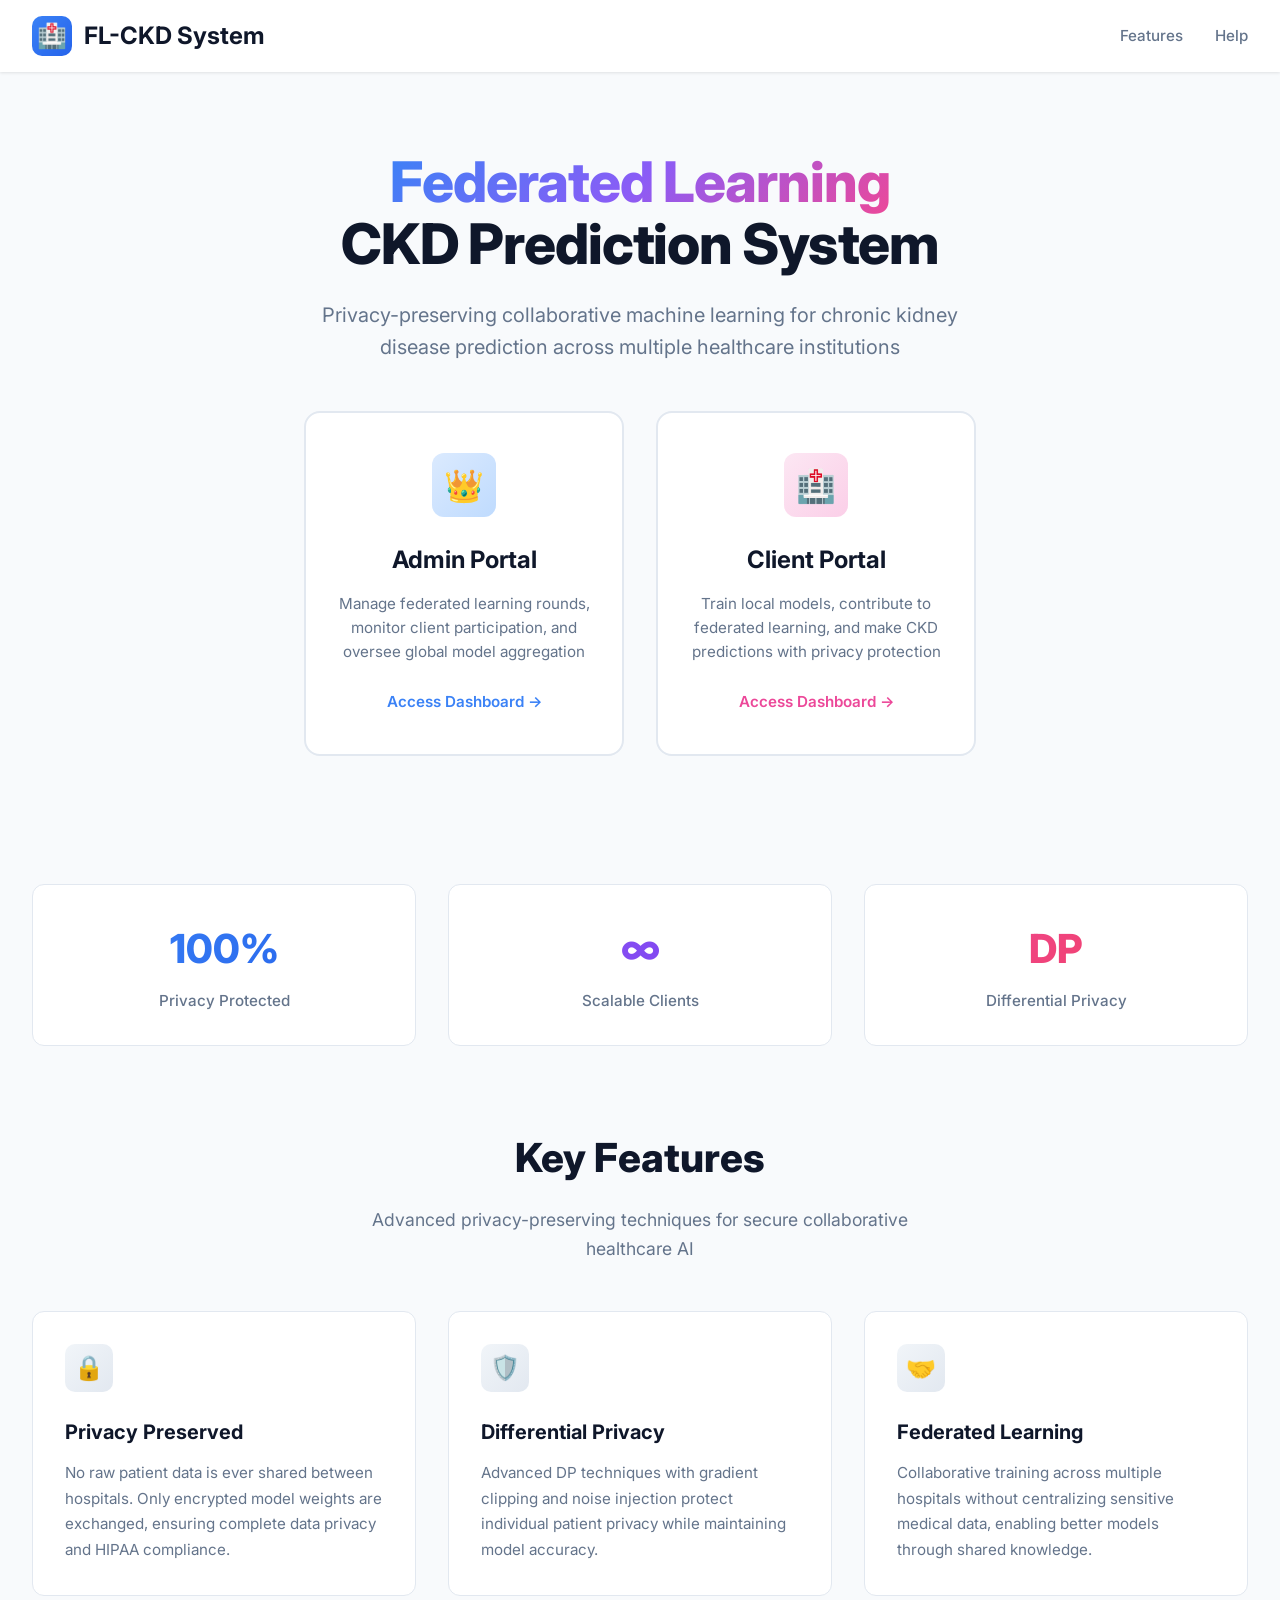
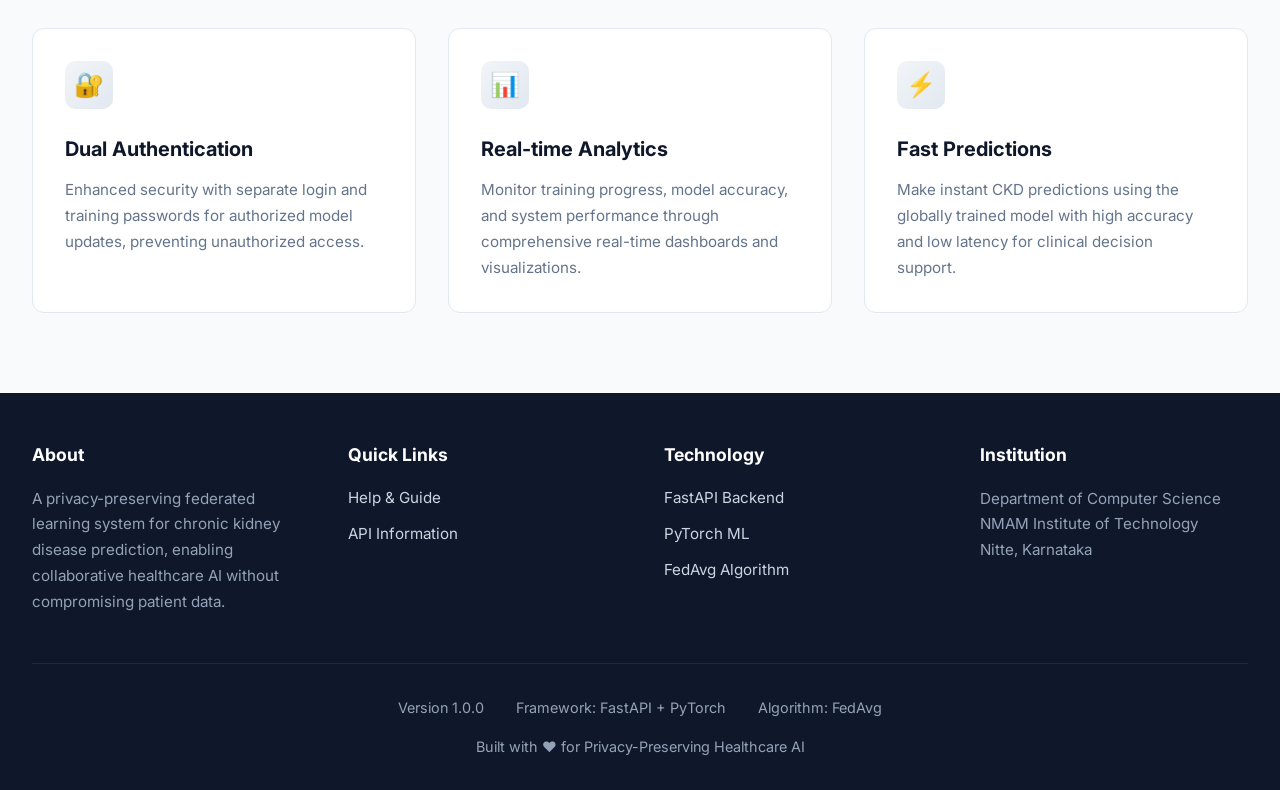
<file: App/frontend/templates/index.html>
<!DOCTYPE html>
<html lang="en">
<head>
    <meta charset="UTF-8">
    <meta name="viewport" content="width=device-width, initial-scale=1.0">
    <title>Federated Learning CKD System</title>
    <link href="https://fonts.googleapis.com/css2?family=Inter:wght@300;400;500;600;700;800&display=swap" rel="stylesheet">
    <style>
        * {
            margin: 0;
            padding: 0;
            box-sizing: border-box;
        }

        body {
            font-family: 'Inter', -apple-system, BlinkMacSystemFont, 'Segoe UI', sans-serif;
            margin: 0;
            padding: 0;
            background: #f8fafc;
            min-height: 100vh;
            color: #1e293b;
            line-height: 1.6;
        }

        /* Navigation Bar */
        .navbar {
            background: #ffffff;
            box-shadow: 0 1px 3px rgba(0, 0, 0, 0.1);
            padding: 1rem 2rem;
            position: sticky;
            top: 0;
            z-index: 100;
        }

        .nav-content {
            max-width: 1400px;
            margin: 0 auto;
            display: flex;
            justify-content: space-between;
            align-items: center;
        }

        .logo {
            display: flex;
            align-items: center;
            gap: 12px;
            font-size: 1.5rem;
            font-weight: 700;
            color: #0f172a;
        }

        .logo-icon {
            width: 40px;
            height: 40px;
            background: linear-gradient(135deg, #3b82f6 0%, #2563eb 100%);
            border-radius: 10px;
            display: flex;
            align-items: center;
            justify-content: center;
            color: white;
            font-size: 1.5rem;
        }

        .nav-links {
            display: flex;
            gap: 2rem;
            align-items: center;
        }

        .nav-link {
            color: #64748b;
            text-decoration: none;
            font-weight: 500;
            transition: color 0.2s;
            font-size: 0.95rem;
        }

        .nav-link:hover {
            color: #3b82f6;
        }

        /* Hero Section */
        .hero {
            max-width: 1400px;
            margin: 0 auto;
            padding: 5rem 2rem 3rem;
            text-align: center;
        }

        .hero h1 {
            font-size: 3.5rem;
            font-weight: 800;
            color: #0f172a;
            margin-bottom: 1.5rem;
            line-height: 1.1;
            letter-spacing: -0.02em;
        }

        .hero .gradient-text {
            background: linear-gradient(135deg, #3b82f6 0%, #8b5cf6 50%, #ec4899 100%);
            -webkit-background-clip: text;
            -webkit-text-fill-color: transparent;
            background-clip: text;
        }

        .hero .subtitle {
            font-size: 1.25rem;
            color: #64748b;
            margin-bottom: 3rem;
            max-width: 700px;
            margin-left: auto;
            margin-right: auto;
            font-weight: 400;
        }

        /* Portal Buttons */
        .portal-buttons {
            display: flex;
            gap: 2rem;
            justify-content: center;
            flex-wrap: wrap;
            margin-bottom: 5rem;
        }

        .portal-card {
            background: #ffffff;
            border: 2px solid #e2e8f0;
            border-radius: 16px;
            padding: 2.5rem 2rem;
            width: 320px;
            text-decoration: none;
            transition: all 0.3s cubic-bezier(0.4, 0, 0.2, 1);
            position: relative;
            overflow: hidden;
        }

        .portal-card::before {
            content: '';
            position: absolute;
            top: 0;
            left: 0;
            right: 0;
            height: 4px;
            background: linear-gradient(90deg, #3b82f6, #8b5cf6);
            transform: scaleX(0);
            transition: transform 0.3s;
        }

        .portal-card.admin::before {
            background: linear-gradient(90deg, #3b82f6, #2563eb);
        }

        .portal-card.client::before {
            background: linear-gradient(90deg, #ec4899, #f43f5e);
        }

        .portal-card:hover {
            transform: translateY(-8px);
            box-shadow: 0 20px 40px rgba(0, 0, 0, 0.1);
            border-color: transparent;
        }

        .portal-card:hover::before {
            transform: scaleX(1);
        }

        .portal-icon {
            width: 64px;
            height: 64px;
            border-radius: 12px;
            display: flex;
            align-items: center;
            justify-content: center;
            font-size: 2rem;
            margin: 0 auto 1.5rem;
            transition: transform 0.3s;
        }

        .portal-card.admin .portal-icon {
            background: linear-gradient(135deg, #dbeafe 0%, #bfdbfe 100%);
            color: #1e40af;
        }

        .portal-card.client .portal-icon {
            background: linear-gradient(135deg, #fce7f3 0%, #fbcfe8 100%);
            color: #be123c;
        }

        .portal-card:hover .portal-icon {
            transform: scale(1.1);
        }

        .portal-title {
            font-size: 1.5rem;
            font-weight: 700;
            color: #0f172a;
            margin-bottom: 0.75rem;
        }

        .portal-description {
            color: #64748b;
            font-size: 0.95rem;
            line-height: 1.6;
            margin-bottom: 1.5rem;
        }

        .portal-link {
            display: inline-flex;
            align-items: center;
            gap: 0.5rem;
            color: #3b82f6;
            font-weight: 600;
            font-size: 0.95rem;
        }

        .portal-card.client .portal-link {
            color: #ec4899;
        }

        /* Stats Section */
        .stats-section {
            max-width: 1400px;
            margin: 0 auto 5rem;
            padding: 0 2rem;
        }

        .stats-grid {
            display: grid;
            grid-template-columns: repeat(auto-fit, minmax(280px, 1fr));
            gap: 2rem;
        }

        .stat-card {
            background: #ffffff;
            border: 1px solid #e2e8f0;
            border-radius: 12px;
            padding: 2rem;
            text-align: center;
            transition: all 0.3s;
        }

        .stat-card:hover {
            box-shadow: 0 10px 30px rgba(0, 0, 0, 0.08);
            transform: translateY(-4px);
        }

        .stat-number {
            font-size: 2.5rem;
            font-weight: 800;
            color: #0f172a;
            margin-bottom: 0.5rem;
        }

        .stat-card:nth-child(1) .stat-number {
            background: linear-gradient(135deg, #3b82f6, #2563eb);
            -webkit-background-clip: text;
            -webkit-text-fill-color: transparent;
            background-clip: text;
        }

        .stat-card:nth-child(2) .stat-number {
            background: linear-gradient(135deg, #8b5cf6, #7c3aed);
            -webkit-background-clip: text;
            -webkit-text-fill-color: transparent;
            background-clip: text;
        }

        .stat-card:nth-child(3) .stat-number {
            background: linear-gradient(135deg, #ec4899, #f43f5e);
            -webkit-background-clip: text;
            -webkit-text-fill-color: transparent;
            background-clip: text;
        }

        .stat-label {
            color: #64748b;
            font-size: 0.95rem;
            font-weight: 500;
        }

        /* Features Section */
        .features-section {
            max-width: 1400px;
            margin: 0 auto 5rem;
            padding: 0 2rem;
        }

        .section-header {
            text-align: center;
            margin-bottom: 3rem;
        }

        .section-title {
            font-size: 2.5rem;
            font-weight: 800;
            color: #0f172a;
            margin-bottom: 1rem;
        }

        .section-subtitle {
            font-size: 1.1rem;
            color: #64748b;
            max-width: 600px;
            margin: 0 auto;
        }

        .features-grid {
            display: grid;
            grid-template-columns: repeat(auto-fit, minmax(320px, 1fr));
            gap: 2rem;
        }

        .feature-card {
            background: #ffffff;
            border: 1px solid #e2e8f0;
            border-radius: 12px;
            padding: 2rem;
            transition: all 0.3s;
        }

        .feature-card:hover {
            box-shadow: 0 10px 30px rgba(0, 0, 0, 0.08);
            transform: translateY(-4px);
            border-color: #cbd5e1;
        }

        .feature-icon {
            width: 48px;
            height: 48px;
            border-radius: 10px;
            display: flex;
            align-items: center;
            justify-content: center;
            font-size: 1.5rem;
            margin-bottom: 1.5rem;
            background: linear-gradient(135deg, #f1f5f9 0%, #e2e8f0 100%);
        }

        .feature-title {
            font-size: 1.25rem;
            font-weight: 700;
            color: #0f172a;
            margin-bottom: 0.75rem;
        }

        .feature-description {
            color: #64748b;
            font-size: 0.95rem;
            line-height: 1.7;
        }

        /* Footer */
        .footer {
            background: #0f172a;
            color: #cbd5e1;
            padding: 3rem 2rem 2rem;
            margin-top: 5rem;
        }

        .footer-content {
            max-width: 1400px;
            margin: 0 auto;
        }

        .footer-grid {
            display: grid;
            grid-template-columns: repeat(auto-fit, minmax(250px, 1fr));
            gap: 3rem;
            margin-bottom: 3rem;
        }

        .footer-section h3 {
            color: #ffffff;
            font-size: 1.1rem;
            font-weight: 700;
            margin-bottom: 1rem;
        }

        .footer-links {
            display: flex;
            flex-direction: column;
            gap: 0.75rem;
        }

        .footer-link {
            color: #cbd5e1;
            text-decoration: none;
            transition: color 0.2s;
            font-size: 0.95rem;
        }

        .footer-link:hover {
            color: #3b82f6;
        }

        .footer-bottom {
            border-top: 1px solid #1e293b;
            padding-top: 2rem;
            text-align: center;
            color: #94a3b8;
            font-size: 0.9rem;
        }

        .footer-info {
            display: flex;
            justify-content: center;
            gap: 2rem;
            flex-wrap: wrap;
            margin-bottom: 1rem;
        }

        .footer-info-item {
            display: flex;
            align-items: center;
            gap: 0.5rem;
        }

        /* Responsive Design */
        @media (max-width: 768px) {
            .hero h1 {
                font-size: 2.5rem;
            }

            .hero .subtitle {
                font-size: 1.1rem;
            }

            .portal-buttons {
                flex-direction: column;
                align-items: center;
            }

            .portal-card {
                width: 100%;
                max-width: 400px;
            }

            .nav-links {
                display: none;
            }

            .section-title {
                font-size: 2rem;
            }

            .footer-grid {
                grid-template-columns: 1fr;
                gap: 2rem;
            }
        }

        @media (max-width: 480px) {
            .hero {
                padding: 3rem 1rem 2rem;
            }

            .hero h1 {
                font-size: 2rem;
            }

            .navbar {
                padding: 1rem;
            }

            .logo {
                font-size: 1.25rem;
            }
        }
    </style>
</head>
<body>
    <!-- Navigation -->
    <nav class="navbar">
        <div class="nav-content">
            <div class="logo">
                <div class="logo-icon">🏥</div>
                <span>FL-CKD System</span>
            </div>
            <div class="nav-links">
                <a href="#features" class="nav-link">Features</a>
                <a href="/help" class="nav-link">Help</a>
            </div>
        </div>
    </nav>

    <!-- Hero Section -->
    <section class="hero">
        <h1>
            <span class="gradient-text">Federated Learning</span><br>
            CKD Prediction System
        </h1>
        <p class="subtitle">
            Privacy-preserving collaborative machine learning for chronic kidney disease prediction across multiple healthcare institutions
        </p>

        <div class="portal-buttons">
            <a href="/admin" class="portal-card admin">
                <div class="portal-icon">👑</div>
                <div class="portal-title">Admin Portal</div>
                <p class="portal-description">
                    Manage federated learning rounds, monitor client participation, and oversee global model aggregation
                </p>
                <span class="portal-link">
                    Access Dashboard →
                </span>
            </a>

            <a href="/client" class="portal-card client">
                <div class="portal-icon">🏥</div>
                <div class="portal-title">Client Portal</div>
                <p class="portal-description">
                    Train local models, contribute to federated learning, and make CKD predictions with privacy protection
                </p>
                <span class="portal-link">
                    Access Dashboard →
                </span>
            </a>
        </div>
    </section>

    <!-- Stats Section -->
    <section class="stats-section">
        <div class="stats-grid">
            <div class="stat-card">
                <div class="stat-number">100%</div>
                <div class="stat-label">Privacy Protected</div>
            </div>
            <div class="stat-card">
                <div class="stat-number">∞</div>
                <div class="stat-label">Scalable Clients</div>
            </div>
            <div class="stat-card">
                <div class="stat-number">DP</div>
                <div class="stat-label">Differential Privacy</div>
            </div>
        </div>
    </section>

    <!-- Features Section -->
    <section class="features-section" id="features">
        <div class="section-header">
            <h2 class="section-title">Key Features</h2>
            <p class="section-subtitle">
                Advanced privacy-preserving techniques for secure collaborative healthcare AI
            </p>
        </div>

        <div class="features-grid">
            <div class="feature-card">
                <div class="feature-icon">🔒</div>
                <h3 class="feature-title">Privacy Preserved</h3>
                <p class="feature-description">
                    No raw patient data is ever shared between hospitals. Only encrypted model weights are exchanged, ensuring complete data privacy and HIPAA compliance.
                </p>
            </div>

            <div class="feature-card">
                <div class="feature-icon">🛡️</div>
                <h3 class="feature-title">Differential Privacy</h3>
                <p class="feature-description">
                    Advanced DP techniques with gradient clipping and noise injection protect individual patient privacy while maintaining model accuracy.
                </p>
            </div>

            <div class="feature-card">
                <div class="feature-icon">🤝</div>
                <h3 class="feature-title">Federated Learning</h3>
                <p class="feature-description">
                    Collaborative training across multiple hospitals without centralizing sensitive medical data, enabling better models through shared knowledge.
                </p>
            </div>

            <div class="feature-card">
                <div class="feature-icon">🔐</div>
                <h3 class="feature-title">Dual Authentication</h3>
                <p class="feature-description">
                    Enhanced security with separate login and training passwords for authorized model updates, preventing unauthorized access.
                </p>
            </div>

            <div class="feature-card">
                <div class="feature-icon">📊</div>
                <h3 class="feature-title">Real-time Analytics</h3>
                <p class="feature-description">
                    Monitor training progress, model accuracy, and system performance through comprehensive real-time dashboards and visualizations.
                </p>
            </div>

            <div class="feature-card">
                <div class="feature-icon">⚡</div>
                <h3 class="feature-title">Fast Predictions</h3>
                <p class="feature-description">
                    Make instant CKD predictions using the globally trained model with high accuracy and low latency for clinical decision support.
                </p>
            </div>
        </div>
    </section>

    <!-- Footer -->
    <footer class="footer">
        <div class="footer-content">
            <div class="footer-grid">
                <div class="footer-section">
                    <h3>About</h3>
                    <p style="color: #94a3b8; font-size: 0.95rem; line-height: 1.7;">
                        A privacy-preserving federated learning system for chronic kidney disease prediction, enabling collaborative healthcare AI without compromising patient data.
                    </p>
                </div>

                <div class="footer-section">
                    <h3>Quick Links</h3>
                    <div class="footer-links">
                        <a href="/help" class="footer-link">Help & Guide</a>
                        <a href="/api/info" class="footer-link" target="_blank">API Information</a>
                    </div>
                </div>

                <div class="footer-section">
                    <h3>Technology</h3>
                    <div class="footer-links">
                        <a href="#" class="footer-link">FastAPI Backend</a>
                        <a href="#" class="footer-link">PyTorch ML</a>
                        <a href="#" class="footer-link">FedAvg Algorithm</a>
                    </div>
                </div>

                <div class="footer-section">
                    <h3>Institution</h3>
                    <p style="color: #94a3b8; font-size: 0.95rem; line-height: 1.7;">
                        Department of Computer Science<br>
                        NMAM Institute of Technology<br>
                        Nitte, Karnataka
                    </p>
                </div>
            </div>

            <div class="footer-bottom">
                <div class="footer-info">
                    <div class="footer-info-item">
                        <span>Version 1.0.0</span>
                    </div>
                    <div class="footer-info-item">
                        <span>Framework: FastAPI + PyTorch</span>
                    </div>
                    <div class="footer-info-item">
                        <span>Algorithm: FedAvg</span>
                    </div>
                </div>
                <p>
                    Built with ❤️ for Privacy-Preserving Healthcare AI
                </p>
            </div>
        </div>
    </footer>
</body>
</html>
</file>
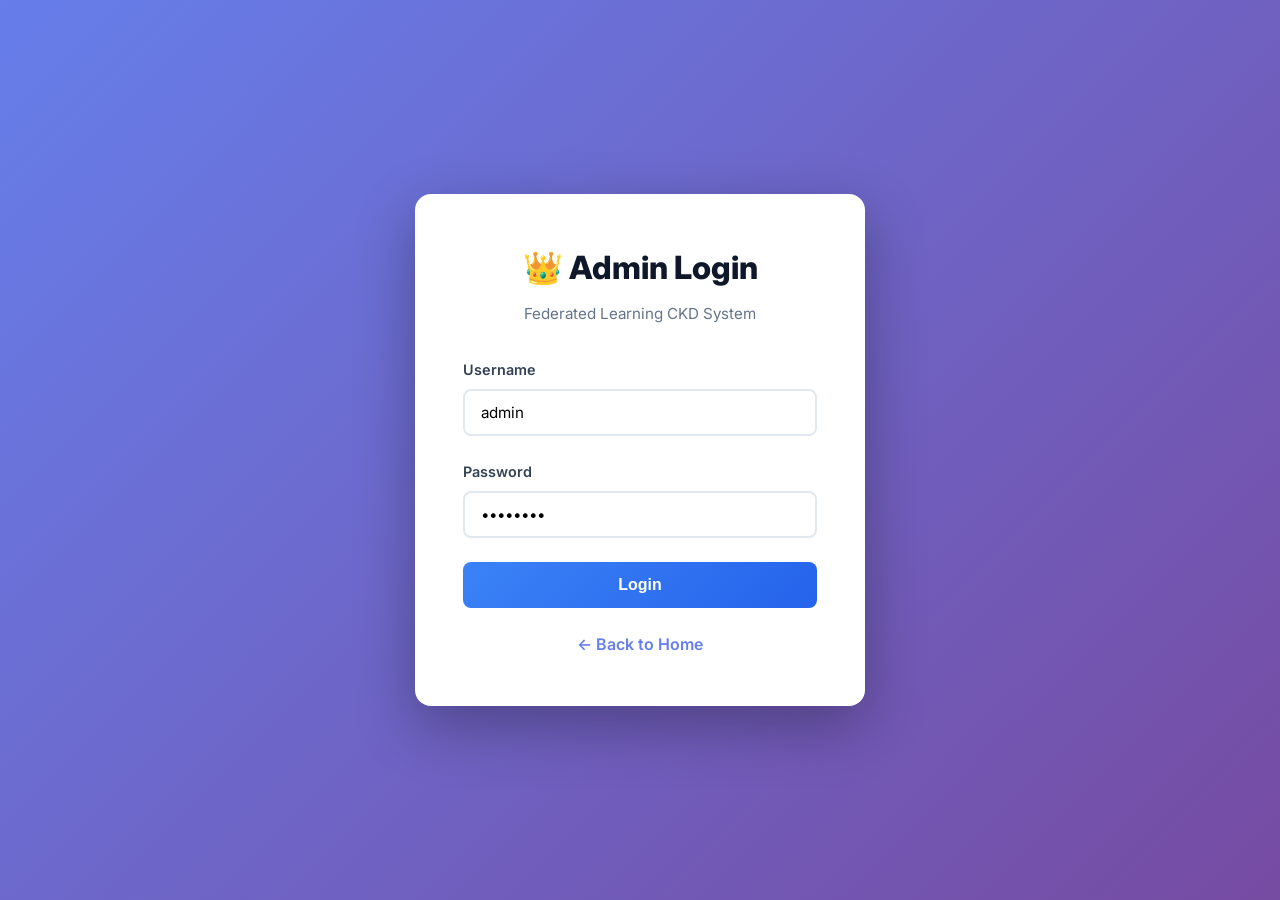
<file: App/frontend/templates/admin.html>
<!DOCTYPE html>
<html lang="en">
<head>
    <meta charset="UTF-8">
    <meta name="viewport" content="width=device-width, initial-scale=1.0">
    <title>Admin Dashboard - Federated Learning CKD</title>
    <link href="https://fonts.googleapis.com/css2?family=Inter:wght@300;400;500;600;700;800&display=swap" rel="stylesheet">
    <style>
        * {
            margin: 0;
            padding: 0;
            box-sizing: border-box;
        }

        body {
            font-family: 'Inter', -apple-system, BlinkMacSystemFont, 'Segoe UI', sans-serif;
            background: #f8fafc;
            min-height: 100vh;
            color: #1e293b;
            line-height: 1.6;
        }

        /* Login Page */
        .login-container {
            display: flex;
            justify-content: center;
            align-items: center;
            min-height: 100vh;
            background: linear-gradient(135deg, #667eea 0%, #764ba2 100%);
            padding: 2rem;
        }

        .login-box {
            background: #ffffff;
            padding: 3rem;
            border-radius: 16px;
            box-shadow: 0 20px 60px rgba(0, 0, 0, 0.3);
            width: 100%;
            max-width: 450px;
        }

        .login-box h1 {
            color: #0f172a;
            margin-bottom: 0.5rem;
            font-size: 2rem;
            font-weight: 800;
            text-align: center;
        }

        .login-box .subtitle {
            color: #64748b;
            margin-bottom: 2rem;
            text-align: center;
            font-size: 0.95rem;
        }

        .form-group {
            margin-bottom: 1.5rem;
        }

        .form-group label {
            display: block;
            margin-bottom: 0.5rem;
            color: #334155;
            font-weight: 600;
            font-size: 0.9rem;
        }

        .form-group input,
        .form-group select,
        .form-group textarea {
            width: 100%;
            padding: 0.75rem 1rem;
            border: 2px solid #e2e8f0;
            border-radius: 8px;
            font-size: 0.95rem;
            transition: all 0.2s;
            font-family: inherit;
            background: #ffffff;
        }

        .form-group input:focus,
        .form-group select:focus,
        .form-group textarea:focus {
            outline: none;
            border-color: #3b82f6;
            box-shadow: 0 0 0 3px rgba(59, 130, 246, 0.1);
        }

        .btn {
            width: 100%;
            padding: 0.875rem;
            background: linear-gradient(135deg, #3b82f6 0%, #2563eb 100%);
            color: white;
            border: none;
            border-radius: 8px;
            font-size: 1rem;
            font-weight: 600;
            cursor: pointer;
            transition: all 0.3s;
        }

        .btn:hover {
            transform: translateY(-2px);
            box-shadow: 0 10px 25px rgba(59, 130, 246, 0.3);
        }

        .btn:active {
            transform: translateY(0);
        }

        .btn:disabled {
            background: #94a3b8;
            cursor: not-allowed;
            transform: none;
        }

        .error-message,
        .success-message {
            padding: 1rem;
            border-radius: 8px;
            margin-bottom: 1.5rem;
            display: none;
            font-size: 0.9rem;
        }

        .error-message {
            background: #fee2e2;
            color: #991b1b;
            border: 1px solid #fecaca;
        }

        .success-message {
            background: #d1fae5;
            color: #065f46;
            border: 1px solid #a7f3d0;
        }

        .back-link {
            display: inline-block;
            margin-top: 1.5rem;
            color: #667eea;
            text-decoration: none;
            font-weight: 600;
            text-align: center;
            width: 100%;
        }

        .back-link:hover {
            color: #764ba2;
        }

        /* Dashboard */
        .dashboard {
            display: none;
        }

        .navbar {
            background: #ffffff;
            box-shadow: 0 1px 3px rgba(0, 0, 0, 0.1);
            padding: 1rem 2rem;
            position: sticky;
            top: 0;
            z-index: 100;
        }

        .nav-content {
            max-width: 1400px;
            margin: 0 auto;
            display: flex;
            justify-content: space-between;
            align-items: center;
        }

        .nav-brand {
            font-size: 1.25rem;
            font-weight: 700;
            color: #0f172a;
        }

        .nav-user {
            display: flex;
            align-items: center;
            gap: 1rem;
        }

        .user-name {
            color: #64748b;
            font-weight: 500;
            font-size: 0.9rem;
        }

        .btn-logout {
            padding: 0.5rem 1rem;
            background: #ef4444;
            color: white;
            border: none;
            border-radius: 6px;
            cursor: pointer;
            font-weight: 600;
            font-size: 0.875rem;
            transition: all 0.2s;
        }

        .btn-logout:hover {
            background: #dc2626;
            transform: translateY(-1px);
        }

        .notification-container {
            position: relative;
        }

        .notification-btn {
            position: relative;
            padding: 0.5rem 1rem;
            background: #f1f5f9;
            color: #0f172a;
            border: none;
            border-radius: 6px;
            cursor: pointer;
            font-weight: 600;
            font-size: 0.875rem;
            transition: all 0.2s;
            display: flex;
            align-items: center;
            gap: 0.5rem;
        }

        .notification-btn:hover {
            background: #e2e8f0;
        }

        .notification-badge {
            position: absolute;
            top: -5px;
            right: -5px;
            background: #ef4444;
            color: white;
            border-radius: 10px;
            padding: 0.125rem 0.375rem;
            font-size: 0.7rem;
            font-weight: 700;
            min-width: 18px;
            text-align: center;
            display: none;
        }

        .notification-dropdown {
            position: absolute;
            top: calc(100% + 0.5rem);
            right: 0;
            width: 420px;
            max-height: 500px;
            background: white;
            border: 1px solid #e2e8f0;
            border-radius: 12px;
            box-shadow: 0 10px 40px rgba(0, 0, 0, 0.15);
            display: none;
            flex-direction: column;
            z-index: 1000;
        }

        .notification-dropdown.show {
            display: flex;
        }

        .notification-header {
            padding: 1rem;
            border-bottom: 1px solid #e2e8f0;
            display: flex;
            justify-content: space-between;
            align-items: center;
        }

        .notification-header h3 {
            font-size: 1rem;
            font-weight: 700;
            color: #0f172a;
            margin: 0;
        }

        .mark-all-read-btn {
            padding: 0.25rem 0.75rem;
            background: transparent;
            color: #2563eb;
            border: 1px solid #2563eb;
            border-radius: 6px;
            cursor: pointer;
            font-size: 0.75rem;
            font-weight: 600;
            transition: all 0.2s;
        }

        .mark-all-read-btn:hover {
            background: #2563eb;
            color: white;
        }

        .notification-list {
            overflow-y: auto;
            max-height: 400px;
        }

        .notification-item {
            padding: 1rem;
            border-bottom: 1px solid #f1f5f9;
            cursor: pointer;
            transition: background 0.2s;
        }

        .notification-item:hover {
            background: #f8fafc;
        }

        .notification-item.unread {
            background: #eff6ff;
        }

        .notification-item.unread:hover {
            background: #dbeafe;
        }

        .notification-title {
            font-weight: 600;
            color: #0f172a;
            margin-bottom: 0.25rem;
            font-size: 0.9rem;
        }

        .notification-message {
            color: #64748b;
            font-size: 0.85rem;
            margin-bottom: 0.5rem;
            line-height: 1.4;
        }

        .notification-time {
            color: #94a3b8;
            font-size: 0.75rem;
        }

        .empty-notifications {
            padding: 2rem;
            text-align: center;
            color: #64748b;
        }

        .container {
            max-width: 1400px;
            margin: 0 auto;
            padding: 2rem;
        }

        .page-header {
            margin-bottom: 2rem;
        }

        .page-title {
            font-size: 2rem;
            font-weight: 800;
            color: #0f172a;
            margin-bottom: 0.5rem;
        }

        .page-subtitle {
            color: #64748b;
            font-size: 1rem;
        }

        /* Stats Grid */
        .stats-grid {
            display: grid;
            grid-template-columns: repeat(auto-fit, minmax(250px, 1fr));
            gap: 1.5rem;
            margin-bottom: 2rem;
        }

        .stat-card {
            background: #ffffff;
            border: 1px solid #e2e8f0;
            border-radius: 12px;
            padding: 1.5rem;
            transition: all 0.3s;
        }

        .stat-card:hover {
            box-shadow: 0 10px 30px rgba(0, 0, 0, 0.08);
            transform: translateY(-4px);
        }

        .stat-label {
            color: #64748b;
            font-size: 0.875rem;
            font-weight: 500;
            margin-bottom: 0.5rem;
            text-transform: uppercase;
            letter-spacing: 0.05em;
        }

        .stat-value {
            font-size: 2rem;
            font-weight: 800;
            color: #0f172a;
        }

        .stat-card:nth-child(1) .stat-value {
            background: linear-gradient(135deg, #3b82f6, #2563eb);
            -webkit-background-clip: text;
            -webkit-text-fill-color: transparent;
            background-clip: text;
        }

        .stat-card:nth-child(2) .stat-value {
            background: linear-gradient(135deg, #10b981, #059669);
            -webkit-background-clip: text;
            -webkit-text-fill-color: transparent;
            background-clip: text;
        }

        .stat-card:nth-child(3) .stat-value {
            background: linear-gradient(135deg, #8b5cf6, #7c3aed);
            -webkit-background-clip: text;
            -webkit-text-fill-color: transparent;
            background-clip: text;
        }

        .stat-card:nth-child(4) .stat-value {
            background: linear-gradient(135deg, #f59e0b, #d97706);
            -webkit-background-clip: text;
            -webkit-text-fill-color: transparent;
            background-clip: text;
        }

        /* Tabs */
        .tabs {
            display: flex;
            gap: 0.5rem;
            margin-bottom: 1.5rem;
            border-bottom: 2px solid #e2e8f0;
            flex-wrap: wrap;
        }

        .tab {
            padding: 0.75rem 1.5rem;
            background: transparent;
            border: none;
            border-bottom: 3px solid transparent;
            cursor: pointer;
            font-weight: 600;
            color: #64748b;
            transition: all 0.2s;
            font-size: 0.95rem;
        }

        .tab:hover {
            color: #3b82f6;
        }

        .tab.active {
            color: #3b82f6;
            border-bottom-color: #3b82f6;
        }

        .tab-content {
            display: none;
            background: #ffffff;
            border: 1px solid #e2e8f0;
            border-radius: 12px;
            padding: 2rem;
        }

        .tab-content.active {
            display: block;
        }

        .section-header {
            display: flex;
            justify-content: space-between;
            align-items: center;
            margin-bottom: 1.5rem;
            flex-wrap: wrap;
            gap: 1rem;
        }

        .section-title {
            font-size: 1.5rem;
            font-weight: 700;
            color: #0f172a;
        }

        .btn-primary {
            padding: 0.75rem 1.5rem;
            background: linear-gradient(135deg, #3b82f6 0%, #2563eb 100%);
            color: white;
            border: none;
            border-radius: 8px;
            cursor: pointer;
            font-weight: 600;
            transition: all 0.3s;
            font-size: 0.95rem;
        }

        .btn-primary:hover {
            transform: translateY(-2px);
            box-shadow: 0 10px 25px rgba(59, 130, 246, 0.3);
        }

        .btn-secondary {
            padding: 0.5rem 1rem;
            background: #64748b;
            color: white;
            border: none;
            border-radius: 6px;
            cursor: pointer;
            font-size: 0.875rem;
            font-weight: 600;
            transition: all 0.2s;
        }

        .btn-secondary:hover {
            background: #475569;
            transform: translateY(-1px);
        }

        .btn-success {
            padding: 0.5rem 1rem;
            background: #10b981;
            color: white;
            border: none;
            border-radius: 6px;
            cursor: pointer;
            font-size: 0.875rem;
            font-weight: 600;
            transition: all 0.2s;
        }

        .btn-success:hover {
            background: #059669;
            transform: translateY(-1px);
        }

        .action-buttons {
            display: flex;
            gap: 0.5rem;
            flex-wrap: wrap;
        }

        .btn-danger {
            padding: 0.5rem 1rem;
            background: #ef4444;
            color: white;
            border: none;
            border-radius: 6px;
            cursor: pointer;
            font-size: 0.875rem;
            font-weight: 600;
            transition: all 0.2s;
        }

        .btn-danger:hover {
            background: #dc2626;
            transform: translateY(-1px);
        }

        /* Table */
        table {
            width: 100%;
            border-collapse: collapse;
        }

        table th {
            background: #f8fafc;
            padding: 1rem;
            text-align: left;
            color: #475569;
            font-weight: 600;
            font-size: 0.875rem;
            text-transform: uppercase;
            letter-spacing: 0.05em;
            border-bottom: 2px solid #e2e8f0;
        }

        table td {
            padding: 1rem;
            border-bottom: 1px solid #f1f5f9;
            color: #64748b;
        }

        table tr:hover {
            background: #f8fafc;
        }

        /* Badge */
        .badge {
            padding: 0.375rem 0.75rem;
            border-radius: 9999px;
            font-size: 0.8rem;
            font-weight: 600;
            display: inline-block;
        }

        .badge-success {
            background: #d1fae5;
            color: #065f46;
        }

        .badge-warning {
            background: #fef3c7;
            color: #92400e;
        }

        .badge-info {
            background: #dbeafe;
            color: #1e40af;
        }

        .badge-danger {
            background: #fee2e2;
            color: #991b1b;
        }

        /* Modal */
        .modal {
            display: none;
            position: fixed;
            top: 0;
            left: 0;
            width: 100%;
            height: 100%;
            background: rgba(0, 0, 0, 0.5);
            backdrop-filter: blur(4px);
            z-index: 1000;
            justify-content: center;
            align-items: center;
            padding: 1rem;
        }

        .modal.active {
            display: flex;
        }

        .modal-content {
            background: #ffffff;
            padding: 2rem;
            border-radius: 16px;
            max-width: 600px;
            width: 100%;
            max-height: 90vh;
            overflow-y: auto;
            box-shadow: 0 20px 60px rgba(0, 0, 0, 0.3);
        }

        .modal-header {
            display: flex;
            justify-content: space-between;
            align-items: center;
            margin-bottom: 1.5rem;
            padding-bottom: 1rem;
            border-bottom: 2px solid #e2e8f0;
        }

        .modal-header h2 {
            color: #0f172a;
            font-weight: 700;
            font-size: 1.5rem;
        }

        .btn-close {
            background: #ef4444;
            border: none;
            font-size: 1.5rem;
            cursor: pointer;
            color: white;
            width: 32px;
            height: 32px;
            border-radius: 50%;
            display: flex;
            align-items: center;
            justify-content: center;
            transition: all 0.2s;
            line-height: 1;
        }

        .btn-close:hover {
            background: #dc2626;
            transform: rotate(90deg);
        }

        /* Loading */
        .loading {
            text-align: center;
            padding: 2rem;
            color: #64748b;
        }

        .spinner {
            border: 3px solid #f1f5f9;
            border-top: 3px solid #3b82f6;
            border-radius: 50%;
            width: 40px;
            height: 40px;
            animation: spin 1s linear infinite;
            margin: 0 auto 1rem;
        }

        @keyframes spin {
            0% { transform: rotate(0deg); }
            100% { transform: rotate(360deg); }
        }

        /* Info Message */
        .info-message {
            background: #dbeafe;
            color: #1e40af;
            padding: 1rem;
            border-radius: 8px;
            margin-bottom: 1.5rem;
            border-left: 4px solid #3b82f6;
        }

        .progress-container {
            display: none;
            margin-top: 1rem;
            background: #f8fafc;
            border: 1px solid #e2e8f0;
            border-radius: 10px;
            padding: 1rem;
        }

        .progress-bar {
            width: 100%;
            height: 20px;
            background: #e2e8f0;
            border-radius: 999px;
            overflow: hidden;
            margin: 0.75rem 0;
        }

        .progress-fill {
            height: 100%;
            width: 0%;
            background: linear-gradient(135deg, #3b82f6 0%, #2563eb 100%);
            color: white;
            font-size: 0.75rem;
            font-weight: 700;
            display: flex;
            align-items: center;
            justify-content: center;
            transition: width 0.4s ease;
        }

        .progress-status {
            color: #475569;
            font-size: 0.9rem;
            font-weight: 500;
        }

        /* Responsive Design */
        @media (max-width: 768px) {
            .container {
                padding: 1rem;
            }

            .nav-content {
                flex-direction: column;
                gap: 1rem;
            }

            .stats-grid {
                grid-template-columns: 1fr;
            }

            .section-header {
                flex-direction: column;
                align-items: flex-start;
            }

            .tabs {
                overflow-x: auto;
            }

            .tab {
                white-space: nowrap;
            }

            table {
                font-size: 0.875rem;
            }

            table th,
            table td {
                padding: 0.75rem 0.5rem;
            }

            .modal-content {
                padding: 1.5rem;
            }
        }

        @media (max-width: 480px) {
            .login-box {
                padding: 2rem 1.5rem;
            }

            .page-title {
                font-size: 1.5rem;
            }

            .stat-value {
                font-size: 1.5rem;
            }
        }
    </style>
</head>
<body>
    <!-- Login Page -->
    <div id="loginPage" class="login-container">
        <div class="login-box">
            <h1>👑 Admin Login</h1>
            <p class="subtitle">Federated Learning CKD System</p>
            
            <div id="loginError" class="error-message"></div>
            
            <form id="loginForm">
                <div class="form-group">
                    <label for="username">Username</label>
                    <input type="text" id="username" name="username" required value="admin" placeholder="Enter username">
                </div>
                
                <div class="form-group">
                    <label for="password">Password</label>
                    <input type="password" id="password" name="password" required value="admin123" placeholder="Enter password">
                </div>
                
                <button type="submit" class="btn" id="loginBtn">Login</button>
            </form>
            
            <a href="/" class="back-link">← Back to Home</a>
        </div>
    </div>

    <!-- Dashboard -->
    <div id="dashboard" class="dashboard">
        <!-- Navigation -->
        <nav class="navbar">
            <div class="nav-content">
                <div class="nav-brand">Admin Dashboard</div>
                <div class="nav-user">
                    <div class="notification-container">
                        <button class="notification-btn" onclick="toggleNotifications()">
                            🔔 Notifications
                            <span class="notification-badge" id="notificationBadge">0</span>
                        </button>
                        <div class="notification-dropdown" id="notificationDropdown">
                            <div class="notification-header">
                                <h3>Notifications</h3>
                                <button class="mark-all-read-btn" onclick="markAllAsRead()">Mark all as read</button>
                            </div>
                            <div class="notification-list" id="notificationList">
                                <div class="empty-notifications">No notifications</div>
                            </div>
                        </div>
                    </div>
                    <span class="user-name" id="userName">Admin</span>
                    <button class="btn-logout" onclick="logout()">Logout</button>
                </div>
            </div>
        </nav>

        <div class="container">
            <div class="page-header">
                <h1 class="page-title">System Overview</h1>
                <p class="page-subtitle">Monitor and manage federated learning operations</p>
            </div>

            <!-- Stats Cards -->
            <div class="stats-grid" id="statsGrid">
                <div class="stat-card">
                    <div class="stat-label">Total Clients</div>
                    <div class="stat-value" id="totalClients">-</div>
                </div>
                <div class="stat-card">
                    <div class="stat-label">Active Clients</div>
                    <div class="stat-value" id="activeClients">-</div>
                </div>
                <div class="stat-card">
                    <div class="stat-label">Training Rounds</div>
                    <div class="stat-value" id="trainingRounds">-</div>
                </div>
                <div class="stat-card">
                    <div class="stat-label">Global Accuracy</div>
                    <div class="stat-value" id="globalAccuracy">-</div>
                </div>
            </div>

            <!-- Tabs -->
            <div class="tabs">
                <button class="tab active" onclick="switchTab('clients')">Clients</button>
                <button class="tab" onclick="switchTab('global')">Global Model</button>
                <button class="tab" onclick="switchTab('history')">Aggregation History</button>
                <button class="tab" onclick="switchTab('activities')">Activities</button>
            </div>

            <!-- Clients Tab -->
            <div id="clientsTab" class="tab-content active">
                <div class="section-header">
                    <h2 class="section-title">Client Management</h2>
                    <button class="btn-primary" onclick="showCreateClientModal()">+ Create Client</button>
                </div>
                <div id="clientsTable"></div>
            </div>

            <!-- Global Model Tab -->
            <div id="globalTab" class="tab-content">
                <div class="section-header">
                    <h2 class="section-title">Global Model Management</h2>
                    <div class="action-buttons">
                        <button class="btn-primary" onclick="showInitializeModal()">Initialize Model</button>
                        <button class="btn-danger" onclick="showResetGlobalModelModal()">Reset Global Model</button>
                    </div>
                </div>
                <div id="globalMetrics"></div>
                <div style="margin-top: 2rem;">
                    <h3 style="margin-bottom: 1rem; color: #0f172a; font-size: 1.25rem;">Perform Aggregation</h3>
                    <p class="info-message">
                        Review the latest client local-model updates, accept or reject them, and aggregate only the accepted clients.
                    </p>
                    <div id="aggregationCandidatesContainer"></div>
                    <div class="action-buttons" style="margin-top: 1rem;">
                        <button class="btn-secondary" onclick="loadAggregationCandidates()">Refresh List</button>
                        <button class="btn-primary" id="aggregateBtn" onclick="performAggregation()">Aggregate Accepted Clients</button>
                    </div>
                    <div id="aggregationProgressContainer" class="progress-container">
                        <div class="progress-status" id="aggregationProgressStatus">Preparing aggregation...</div>
                        <div class="progress-bar">
                            <div class="progress-fill" id="aggregationProgressFill">0%</div>
                        </div>
                    </div>
                </div>
            </div>

            <!-- Aggregation History Tab -->
            <div id="historyTab" class="tab-content">
                <div class="section-header">
                    <h2 class="section-title">Aggregation History</h2>
                    <button class="btn-secondary" onclick="loadAggregationHistory()">Refresh</button>
                </div>
                <div id="aggregationHistoryTable"></div>
            </div>

            <!-- Activities Tab -->
            <div id="activitiesTab" class="tab-content">
                <h2 class="section-title" style="margin-bottom: 1.5rem;">Recent Activities</h2>
                <div id="activitiesTable"></div>
            </div>
        </div>
    </div>

    <!-- Create Client Modal -->
    <div id="createClientModal" class="modal">
        <div class="modal-content">
            <div class="modal-header">
                <h2>Create New Client</h2>
                <button class="btn-close" onclick="closeModal('createClientModal')">&times;</button>
            </div>
            <div id="createClientError" class="error-message"></div>
            <div id="createClientSuccess" class="success-message"></div>
            <form id="createClientForm">
                <div class="form-group">
                    <label>Client Name *</label>
                    <input type="text" name="client_name" required placeholder="e.g., Hospital A">
                </div>
                <div class="form-group">
                    <label>Email *</label>
                    <input type="email" name="email" required placeholder="client@example.com">
                </div>
                <div class="form-group">
                    <label>Login Password *</label>
                    <input type="password" name="login_password" required placeholder="Enter login password">
                </div>
                <div class="form-group">
                    <label>Training Password *</label>
                    <input type="password" name="training_password" required placeholder="Enter training password">
                </div>
                <div class="form-group">
                    <label>Description</label>
                    <input type="text" name="description" placeholder="Optional description">
                </div>
                <button type="submit" class="btn">Create Client</button>
            </form>
        </div>
    </div>

    <!-- Edit Client Modal -->
    <div id="editClientModal" class="modal">
        <div class="modal-content">
            <div class="modal-header">
                <h2>Edit Client</h2>
                <button class="btn-close" onclick="closeModal('editClientModal')">&times;</button>
            </div>
            <div id="editClientError" class="error-message"></div>
            <div id="editClientSuccess" class="success-message"></div>
            <form id="editClientForm">
                <input type="hidden" id="editClientId">
                <div class="form-group">
                    <label>Client Name *</label>
                    <input type="text" id="editClientName" name="client_name" required>
                </div>
                <div class="form-group">
                    <label>Email *</label>
                    <input type="email" id="editClientEmail" name="email" required>
                </div>
                <div class="form-group">
                    <label>Login Password</label>
                    <input type="password" id="editLoginPassword" name="login_password" placeholder="Leave blank to keep unchanged">
                </div>
                <div class="form-group">
                    <label>Training Password</label>
                    <input type="password" id="editTrainingPassword" name="training_password" placeholder="Leave blank to keep unchanged">
                </div>
                <div class="form-group">
                    <label>Description</label>
                    <input type="text" id="editDescription" name="description">
                </div>
                <div class="form-group">
                    <label>Status</label>
                    <select id="editStatus" name="status">
                        <option value="active">Active</option>
                        <option value="inactive">Inactive</option>
                    </select>
                </div>
                <button type="submit" class="btn">Save Changes</button>
            </form>
        </div>
    </div>

    <!-- Initialize Model Modal -->
    <div id="initializeModal" class="modal">
        <div class="modal-content">
            <div class="modal-header">
                <h2>Initialize Global Model</h2>
                <button class="btn-close" onclick="closeModal('initializeModal')">&times;</button>
            </div>
            <div id="initializeError" class="error-message"></div>
            <div id="initializeSuccess" class="success-message"></div>
            <div id="initializeProgressContainer" class="progress-container">
                <div class="progress-status" id="initializeProgressStatus">Preparing initialization...</div>
                <div class="progress-bar">
                    <div class="progress-fill" id="initializeProgressFill">0%</div>
                </div>
            </div>
            <form id="initializeForm">
                <div class="form-group">
                    <label>Select Dataset *</label>
                    <input type="file" id="templateCsvBrowse" accept=".csv" required>
                    <input type="hidden" id="templateCsvPath" name="template_csv" value="">
                    <small style="display:block;margin-top:0.5rem;color:#64748b;">
                        Browse and select the dataset CSV to use for initial global training.
                    </small>
                </div>
                <div class="form-group">
                    <label>Epochs</label>
                    <input type="number" name="epochs" value="30" min="1" max="100">
                </div>
                <div class="form-group">
                    <label>Batch Size</label>
                    <input type="number" name="batch_size" value="64" min="8" max="256">
                </div>
                <div class="form-group">
                    <label>Learning Rate</label>
                    <input type="number" name="lr" value="0.001" step="0.0001" min="0.0001" max="0.1">
                </div>
                <button type="submit" class="btn">Initialize Model</button>
            </form>
        </div>
    </div>

    <!-- Reset Global Model Modal -->
    <div id="resetGlobalModelModal" class="modal">
        <div class="modal-content">
            <div class="modal-header">
                <h2>Reset Global Model</h2>
                <button class="btn-close" onclick="closeModal('resetGlobalModelModal')">&times;</button>
            </div>
            <div class="info-message" style="background:#fee2e2;color:#991b1b;border-left-color:#ef4444;">
                This will remove the current global model, all client local models, aggregation state, training history, and reset each client's trained-record totals and last training status. Enter admin password to continue.
            </div>
            <div id="resetGlobalModelError" class="error-message"></div>
            <div id="resetGlobalModelSuccess" class="success-message"></div>
            <form id="resetGlobalModelForm">
                <div class="form-group">
                    <label>Admin Password *</label>
                    <input type="password" id="resetAdminPassword" name="password" required placeholder="Enter admin password">
                </div>
                <button type="submit" class="btn">Confirm Reset</button>
            </form>
        </div>
    </div>

    <script>
        let token = localStorage.getItem('admin_token');
        let userName = localStorage.getItem('admin_name');

        // Check if already logged in
        if (token) {
            showDashboard();
        }

        // Login Form
        document.getElementById('loginForm').addEventListener('submit', async (e) => {
            e.preventDefault();
            const btn = document.getElementById('loginBtn');
            btn.disabled = true;
            btn.textContent = 'Logging in...';

            const formData = {
                username: document.getElementById('username').value,
                password: document.getElementById('password').value
            };

            try {
                const response = await fetch('/api/admin/login', {
                    method: 'POST',
                    headers: { 'Content-Type': 'application/json' },
                    body: JSON.stringify(formData)
                });

                const data = await response.json();

                if (response.ok) {
                    localStorage.setItem('admin_token', data.access_token);
                    localStorage.setItem('admin_name', data.user_name);
                    token = data.access_token;
                    userName = data.user_name;
                    showDashboard();
                } else {
                    showError('loginError', data.detail || 'Login failed');
                }
            } catch (error) {
                showError('loginError', 'Network error. Please try again.');
            } finally {
                btn.disabled = false;
                btn.textContent = 'Login';
            }
        });

        function showDashboard() {
            document.getElementById('loginPage').style.display = 'none';
            document.getElementById('dashboard').style.display = 'block';
            document.getElementById('userName').textContent = userName || 'Admin';
            loadDashboardData();
            updateNotificationBadge();
            setInterval(updateNotificationBadge, 30000);
        }

        function logout() {
            localStorage.removeItem('admin_token');
            localStorage.removeItem('admin_name');
            location.reload();
        }

        async function loadDashboardData() {
            await Promise.all([
                loadStats(),
                loadClients(),
                loadActivities()
            ]);
        }

        async function loadStats() {
            try {
                const response = await fetch('/api/admin/dashboard/stats', {
                    headers: { 'Authorization': `Bearer ${token}` }
                });
                const data = await response.json();

                document.getElementById('totalClients').textContent = data.total_clients;
                document.getElementById('activeClients').textContent = data.active_clients;
                document.getElementById('trainingRounds').textContent = data.total_training_rounds;
                document.getElementById('globalAccuracy').textContent = 
                    data.global_model_accuracy ? (data.global_model_accuracy * 100).toFixed(1) + '%' : 'N/A';
            } catch (error) {
                console.error('Error loading stats:', error);
            }
        }

        async function loadNotifications() {
            try {
                const response = await fetch('/api/admin/notifications', {
                    headers: { 'Authorization': `Bearer ${token}` }
                });

                if (response.ok) {
                    const notifications = await response.json();
                    displayNotifications(notifications);
                    updateNotificationBadge();
                }
            } catch (error) {
                console.error('Error loading notifications:', error);
            }
        }

        async function updateNotificationBadge() {
            try {
                const response = await fetch('/api/admin/notifications/unread-count', {
                    headers: { 'Authorization': `Bearer ${token}` }
                });

                if (response.ok) {
                    const data = await response.json();
                    const badge = document.getElementById('notificationBadge');
                    if (data.unread_count > 0) {
                        badge.textContent = data.unread_count;
                        badge.style.display = 'block';
                    } else {
                        badge.style.display = 'none';
                    }
                }
            } catch (error) {
                console.error('Error updating notification badge:', error);
            }
        }

        function displayNotifications(notifications) {
            const listContainer = document.getElementById('notificationList');

            if (notifications.length === 0) {
                listContainer.innerHTML = '<div class="empty-notifications">No notifications</div>';
                return;
            }

            listContainer.innerHTML = notifications.map(notif => {
                const date = new Date(notif.created_at);
                const unreadClass = notif.is_read ? '' : 'unread';

                return `
                    <div class="notification-item ${unreadClass}" onclick="markNotificationRead(${notif.id})">
                        <div class="notification-title">${notif.title}</div>
                        <div class="notification-message">${notif.message}</div>
                        <div class="notification-time">${getTimeAgo(date)}</div>
                    </div>
                `;
            }).join('');
        }

        function getTimeAgo(date) {
            const seconds = Math.floor((new Date() - date) / 1000);

            if (seconds < 60) return 'Just now';
            if (seconds < 3600) return `${Math.floor(seconds / 60)} minutes ago`;
            if (seconds < 86400) return `${Math.floor(seconds / 3600)} hours ago`;
            if (seconds < 604800) return `${Math.floor(seconds / 86400)} days ago`;

            return date.toLocaleDateString();
        }

        function toggleNotifications() {
            const dropdown = document.getElementById('notificationDropdown');
            dropdown.classList.toggle('show');

            if (dropdown.classList.contains('show')) {
                loadNotifications();
            }
        }

        async function markNotificationRead(notificationId) {
            try {
                await fetch(`/api/admin/notifications/${notificationId}/mark-read`, {
                    method: 'POST',
                    headers: { 'Authorization': `Bearer ${token}` }
                });

                loadNotifications();
                updateNotificationBadge();
            } catch (error) {
                console.error('Error marking notification as read:', error);
            }
        }

        async function markAllAsRead() {
            try {
                await fetch('/api/admin/notifications/mark-all-read', {
                    method: 'POST',
                    headers: { 'Authorization': `Bearer ${token}` }
                });

                loadNotifications();
                updateNotificationBadge();
            } catch (error) {
                console.error('Error marking all notifications as read:', error);
            }
        }

        document.addEventListener('click', function(event) {
            const dropdown = document.getElementById('notificationDropdown');
            const button = document.querySelector('.notification-btn');

            if (dropdown && button && !dropdown.contains(event.target) && !button.contains(event.target)) {
                dropdown.classList.remove('show');
            }
        });

        async function loadClients() {
            try {
                const response = await fetch('/api/admin/clients', {
                    headers: { 'Authorization': `Bearer ${token}` }
                });
                const clients = await response.json();

                if (clients.length === 0) {
                    document.getElementById('clientsTable').innerHTML = '<p style="color: #64748b; text-align: center; padding: 2rem;">No clients registered yet.</p>';
                    return;
                }

                const html = `
                    <table>
                        <thead>
                            <tr>
                                <th>Client Name</th>
                                <th>Email</th>
                                <th>Status</th>
                                <th>Update Status</th>
                                <th>Last Trained</th>
                                <th>Actions</th>
                            </tr>
                        </thead>
                        <tbody>
                            ${clients.map(client => `
                                <tr>
                                    <td>${client.client_name}</td>
                                    <td>${client.email}</td>
                                    <td><span class="badge ${client.status === 'active' ? 'badge-success' : 'badge-danger'}">${client.status}</span></td>
                                    <td><span class="badge ${client.update_status === 'New Update Available' ? 'badge-warning' : 'badge-info'}">${client.update_status}</span></td>
                                    <td>${client.last_trained_time || 'Never'}</td>
                                    <td>
                                        <div class="action-buttons">
                                            <button class="btn-secondary" onclick="showEditClientModal(${client.id})">Edit</button>
                                            ${client.status === 'active'
                                                ? `<button class="btn-warning btn-secondary" onclick="toggleClientStatus(${client.id}, 'inactive')">Deactivate</button>`
                                                : `<button class="btn-success" onclick="toggleClientStatus(${client.id}, 'active')">Activate</button>`}
                                            <button class="btn-danger" onclick="deleteClient(${client.id}, '${client.client_name.replace(/'/g, "\\'")}')">Delete</button>
                                        </div>
                                    </td>
                                </tr>
                            `).join('')}
                        </tbody>
                    </table>
                `;
                document.getElementById('clientsTable').innerHTML = html;
            } catch (error) {
                console.error('Error loading clients:', error);
            }
        }

        async function loadActivities() {
            try {
                const response = await fetch('/api/admin/dashboard/stats', {
                    headers: { 'Authorization': `Bearer ${token}` }
                });
                const data = await response.json();

                if (!data.recent_activities || data.recent_activities.length === 0) {
                    document.getElementById('activitiesTable').innerHTML = '<p style="color: #64748b; text-align: center; padding: 2rem;">No recent activities.</p>';
                    return;
                }

                const html = `
                    <table>
                        <thead>
                            <tr>
                                <th>User</th>
                                <th>Action</th>
                                <th>Details</th>
                                <th>Timestamp</th>
                            </tr>
                        </thead>
                        <tbody>
                            ${data.recent_activities.map(activity => `
                                <tr>
                                    <td>${activity.user_name}</td>
                                    <td>${activity.action}</td>
                                    <td>${activity.details}</td>
                                    <td>${new Date(activity.timestamp).toLocaleString()}</td>
                                </tr>
                            `).join('')}
                        </tbody>
                    </table>
                `;
                document.getElementById('activitiesTable').innerHTML = html;
            } catch (error) {
                console.error('Error loading activities:', error);
            }
        }

        function switchTab(tab) {
            document.querySelectorAll('.tab').forEach(t => t.classList.remove('active'));
            document.querySelectorAll('.tab-content').forEach(c => c.classList.remove('active'));
            
            event.target.classList.add('active');
            document.getElementById(tab + 'Tab').classList.add('active');

            if (tab === 'global') {
                loadGlobalMetrics();
                loadAggregationCandidates();
            } else if (tab === 'history') {
                loadAggregationHistory();
            }
        }

        async function loadAggregationHistory() {
            try {
                const response = await fetch('/api/admin/aggregation-history', {
                    headers: { 'Authorization': `Bearer ${token}` }
                });
                const history = await response.json();

                if (!history || history.length === 0) {
                    document.getElementById('aggregationHistoryTable').innerHTML =
                        '<p style="color: #64748b; text-align: center; padding: 2rem;">No aggregation history available yet.</p>';
                    return;
                }

                const html = `
                    <table>
                        <thead>
                            <tr>
                                <th>Round</th>
                                <th>Date & Time</th>
                                <th>Clients</th>
                                <th>Accuracy</th>
                                <th>Loss</th>
                                <th>Improvement</th>
                                <th>Time</th>
                            </tr>
                        </thead>
                        <tbody>
                            ${history.map(record => {
                                const accuracyBadge = record.global_accuracy !== null
                                    ? `<span class="badge badge-success">${(record.global_accuracy * 100).toFixed(2)}%</span>`
                                    : '<span class="badge badge-info">N/A</span>';
                                
                                const improvementBadge = record.accuracy_improvement !== null
                                    ? record.accuracy_improvement >= 0
                                        ? `<span class="badge badge-success">+${(record.accuracy_improvement * 100).toFixed(2)}%</span>`
                                        : `<span class="badge badge-danger">${(record.accuracy_improvement * 100).toFixed(2)}%</span>`
                                    : '<span class="badge badge-info">-</span>';
                                
                                const clientsList = record.clients_participated.join(', ');
                                const clientsBadge = `<span class="badge badge-info">${record.num_clients} client${record.num_clients > 1 ? 's' : ''}</span>`;
                                
                                return `
                                    <tr>
                                        <td><strong>Round ${record.round_number}</strong></td>
                                        <td>${new Date(record.created_at).toLocaleString()}</td>
                                        <td>
                                            ${clientsBadge}
                                            <div style="font-size: 0.85rem; color: #64748b; margin-top: 0.25rem;">
                                                ${clientsList}
                                            </div>
                                        </td>
                                        <td>${accuracyBadge}</td>
                                        <td>${record.global_loss !== null ? record.global_loss.toFixed(4) : 'N/A'}</td>
                                        <td>${improvementBadge}</td>
                                        <td>${record.aggregation_time !== null ? record.aggregation_time.toFixed(2) + 's' : 'N/A'}</td>
                                    </tr>
                                `;
                            }).join('')}
                        </tbody>
                    </table>
                `;
                document.getElementById('aggregationHistoryTable').innerHTML = html;
            } catch (error) {
                console.error('Error loading aggregation history:', error);
                document.getElementById('aggregationHistoryTable').innerHTML =
                    '<p style="color: #ef4444; padding: 1rem;">Failed to load aggregation history.</p>';
            }
        }

        async function loadGlobalMetrics() {
            try {
                const response = await fetch('/api/admin/global-metrics', {
                    headers: { 'Authorization': `Bearer ${token}` }
                });
                const data = await response.json();

                const html = `
                    <div class="stats-grid">
                        <div class="stat-card">
                            <div class="stat-label">Round Number</div>
                            <div class="stat-value">${data.round_number}</div>
                        </div>
                        <div class="stat-card">
                            <div class="stat-label">Accuracy</div>
                            <div class="stat-value">${data.accuracy ? (data.accuracy * 100).toFixed(1) + '%' : 'N/A'}</div>
                        </div>
                        <div class="stat-card">
                            <div class="stat-label">Loss</div>
                            <div class="stat-value">${data.loss ? data.loss.toFixed(4) : 'N/A'}</div>
                        </div>
                        <div class="stat-card">
                            <div class="stat-label">Last Aggregation</div>
                            <div class="stat-value" style="font-size: 1.2rem;">${data.last_aggregation ? new Date(data.last_aggregation).toLocaleDateString() : 'Never'}</div>
                        </div>
                    </div>
                `;
                document.getElementById('globalMetrics').innerHTML = html;
            } catch (error) {
                console.error('Error loading global metrics:', error);
            }
        }

        let aggregationCandidates = [];
        let acceptedAggregationClientIds = new Set();

        function showCreateClientModal() {
            document.getElementById('createClientModal').classList.add('active');
        }

        async function loadAggregationCandidates() {
            try {
                const response = await fetch('/api/admin/aggregation-candidates', {
                    headers: { 'Authorization': `Bearer ${token}` }
                });
                const candidates = await response.json();
                aggregationCandidates = Array.isArray(candidates) ? candidates : [];
                acceptedAggregationClientIds = new Set(aggregationCandidates.map(client => client.client_id));
                renderAggregationCandidates();
            } catch (error) {
                console.error('Error loading aggregation candidates:', error);
                document.getElementById('aggregationCandidatesContainer').innerHTML =
                    '<p style="color: #ef4444; padding: 1rem 0;">Failed to load aggregation candidates.</p>';
            }
        }

        function renderAggregationCandidates() {
            const container = document.getElementById('aggregationCandidatesContainer');

            if (!aggregationCandidates.length) {
                container.innerHTML = '<p style="color: #64748b; text-align: center; padding: 1rem 0;">No client updates are currently ready for aggregation.</p>';
                return;
            }

            const html = `
                <table>
                    <thead>
                        <tr>
                            <th>Client Name</th>
                            <th>Updated At</th>
                            <th>Accuracy</th>
                            <th>Loss</th>
                            <th>Dataset Size</th>
                            <th>Total Records Trained</th>
                            <th>Training Time</th>
                            <th>Decision</th>
                        </tr>
                    </thead>
                    <tbody>
                        ${aggregationCandidates.map(client => {
                            const isAccepted = acceptedAggregationClientIds.has(client.client_id);
                            return `
                                <tr>
                                    <td>${client.client_name}</td>
                                    <td>${client.last_trained_time ? new Date(client.last_trained_time).toLocaleString() : 'Never'}</td>
                                    <td>${client.accuracy !== null && client.accuracy !== undefined ? (client.accuracy * 100).toFixed(2) + '%' : 'N/A'}</td>
                                    <td>${client.loss !== null && client.loss !== undefined ? Number(client.loss).toFixed(4) : 'N/A'}</td>
                                    <td>${client.dataset_size ?? 'N/A'}</td>
                                    <td>${client.total_records_trained ?? 0}</td>
                                    <td>${client.training_time !== null && client.training_time !== undefined ? Number(client.training_time).toFixed(2) + 's' : 'N/A'}</td>
                                    <td>
                                        <div class="action-buttons">
                                            <button class="${isAccepted ? 'btn-success' : 'btn-secondary'}" onclick="acceptAggregationClient(${client.client_id})">
                                                ${isAccepted ? 'Accepted' : 'Accept'}
                                            </button>
                                            <button class="btn-danger" onclick="rejectAggregationClient(${client.client_id})">Reject</button>
                                        </div>
                                    </td>
                                </tr>
                            `;
                        }).join('')}
                    </tbody>
                </table>
            `;
            container.innerHTML = html;
        }

        function acceptAggregationClient(clientId) {
            acceptedAggregationClientIds.add(clientId);
            renderAggregationCandidates();
        }

        function rejectAggregationClient(clientId) {
            acceptedAggregationClientIds.delete(clientId);
            aggregationCandidates = aggregationCandidates.filter(client => client.client_id !== clientId);
            renderAggregationCandidates();
        }

        function showEditClientModal(clientId) {
            fetch(`/api/admin/clients/${clientId}`, {
                headers: { 'Authorization': `Bearer ${token}` }
            })
            .then(response => response.json())
            .then(client => {
                document.getElementById('editClientId').value = client.id;
                document.getElementById('editClientName').value = client.client_name;
                document.getElementById('editClientEmail').value = client.email;
                document.getElementById('editDescription').value = client.description || '';
                document.getElementById('editStatus').value = client.status;
                document.getElementById('editLoginPassword').value = '';
                document.getElementById('editTrainingPassword').value = '';
                document.getElementById('editClientModal').classList.add('active');
            })
            .catch(() => alert('Failed to load client details'));
        }

        async function showInitializeModal() {
            const password = prompt('Enter admin password to open initial global training:');
            if (!password) {
                return;
            }

            try {
                const formData = new FormData();
                formData.append('password', password);

                const response = await fetch('/api/admin/global-model/reset', {
                    method: 'POST',
                    headers: {
                        'Authorization': `Bearer ${token}`,
                        'Content-Type': 'application/json'
                    },
                    body: JSON.stringify({ password })
                });

                if (!response.ok) {
                    const result = await response.json();
                    alert(result.detail || 'Invalid admin password');
                    return;
                }

                document.getElementById('initializeForm').reset();
                document.getElementById('templateCsvPath').value = '';
                document.getElementById('initializeModal').classList.add('active');
            } catch (error) {
                alert('Password verification failed. Please try again.');
            }
        }

        function showResetGlobalModelModal() {
            document.getElementById('resetGlobalModelForm').reset();
            document.getElementById('resetGlobalModelModal').classList.add('active');
        }

        function closeModal(modalId) {
            document.getElementById(modalId).classList.remove('active');
        }

        document.getElementById('createClientForm').addEventListener('submit', async (e) => {
            e.preventDefault();
            const formData = new FormData(e.target);
            const data = Object.fromEntries(formData);

            try {
                const response = await fetch('/api/admin/clients', {
                    method: 'POST',
                    headers: {
                        'Authorization': `Bearer ${token}`,
                        'Content-Type': 'application/json'
                    },
                    body: JSON.stringify(data)
                });

                const result = await response.json();

                if (response.ok) {
                    showSuccess('createClientSuccess', 'Client created successfully!');
                    e.target.reset();
                    setTimeout(() => {
                        closeModal('createClientModal');
                        loadClients();
                        loadStats();
                    }, 2000);
                } else {
                    showError('createClientError', result.detail || 'Failed to create client');
                }
            } catch (error) {
                showError('createClientError', 'Network error. Please try again.');
            }
        });

        document.getElementById('editClientForm').addEventListener('submit', async (e) => {
            e.preventDefault();
            const clientId = document.getElementById('editClientId').value;
            const payload = {
                client_name: document.getElementById('editClientName').value,
                email: document.getElementById('editClientEmail').value,
                description: document.getElementById('editDescription').value,
                status: document.getElementById('editStatus').value
            };

            const loginPassword = document.getElementById('editLoginPassword').value.trim();
            const trainingPassword = document.getElementById('editTrainingPassword').value.trim();

            if (loginPassword) payload.login_password = loginPassword;
            if (trainingPassword) payload.training_password = trainingPassword;

            try {
                const response = await fetch(`/api/admin/clients/${clientId}`, {
                    method: 'PUT',
                    headers: {
                        'Authorization': `Bearer ${token}`,
                        'Content-Type': 'application/json'
                    },
                    body: JSON.stringify(payload)
                });

                const result = await response.json();

                if (response.ok) {
                    showSuccess('editClientSuccess', 'Client updated successfully!');
                    setTimeout(() => {
                        closeModal('editClientModal');
                        loadClients();
                        loadStats();
                    }, 1500);
                } else {
                    showError('editClientError', result.detail || 'Failed to update client');
                }
            } catch (error) {
                showError('editClientError', 'Network error. Please try again.');
            }
        });

        document.getElementById('resetGlobalModelForm').addEventListener('submit', async (e) => {
            e.preventDefault();

            if (!confirm('Are you sure you want to reset the global model and clear aggregation/training state?')) {
                return;
            }

            const password = document.getElementById('resetAdminPassword').value;

            try {
                const response = await fetch('/api/admin/global-model/reset', {
                    method: 'POST',
                    headers: {
                        'Authorization': `Bearer ${token}`,
                        'Content-Type': 'application/json'
                    },
                    body: JSON.stringify({ password })
                });

                const result = await response.json();

                if (response.ok) {
                    showSuccess('resetGlobalModelSuccess', 'Global model reset successfully!');
                    aggregationCandidates = [];
                    acceptedAggregationClientIds = new Set();
                    renderAggregationCandidates();
                    setTimeout(() => {
                        closeModal('resetGlobalModelModal');
                        loadDashboardData();
                        loadGlobalMetrics();
                        loadAggregationCandidates();
                    }, 1500);
                } else {
                    showError('resetGlobalModelError', result.detail || 'Failed to reset global model');
                }
            } catch (error) {
                showError('resetGlobalModelError', 'Network error. Please try again.');
            }
        });

        document.getElementById('templateCsvBrowse').addEventListener('change', (e) => {
            const file = e.target.files[0];
            if (!file) return;

            document.getElementById('templateCsvPath').value = `Datasets/${file.name}`;
        });

        function startFakeProgress(containerId, fillId, statusId, steps) {
            const container = document.getElementById(containerId);
            const fill = document.getElementById(fillId);
            const status = document.getElementById(statusId);

            let index = 0;
            container.style.display = 'block';
            fill.style.width = `${steps[0].percent}%`;
            fill.textContent = `${steps[0].percent}%`;
            status.textContent = steps[0].label;

            const interval = setInterval(() => {
                if (index < steps.length - 1) {
                    index += 1;
                    fill.style.width = `${steps[index].percent}%`;
                    fill.textContent = `${steps[index].percent}%`;
                    status.textContent = steps[index].label;
                }
            }, 1200);

            return interval;
        }

        function finishProgress(interval, fillId, statusId, message) {
            clearInterval(interval);
            const fill = document.getElementById(fillId);
            const status = document.getElementById(statusId);
            fill.style.width = '100%';
            fill.textContent = '100%';
            status.textContent = message;
        }

        function resetProgress(containerId, fillId, statusId, initialMessage) {
            const container = document.getElementById(containerId);
            const fill = document.getElementById(fillId);
            const status = document.getElementById(statusId);

            setTimeout(() => {
                container.style.display = 'none';
                fill.style.width = '0%';
                fill.textContent = '0%';
                status.textContent = initialMessage;
            }, 1500);
        }

        document.getElementById('templateCsvBrowse').addEventListener('change', (e) => {
            const file = e.target.files[0];
            if (!file) {
                document.getElementById('templateCsvPath').value = '';
                return;
            }

            document.getElementById('templateCsvPath').value = `Datasets/${file.name}`;
        });

        document.getElementById('initializeForm').addEventListener('submit', async (e) => {
            e.preventDefault();
            const formData = new FormData(e.target);
            const data = Object.fromEntries(formData);

            if (!data.template_csv) {
                showError('initializeError', 'Please browse and select a dataset before initializing.');
                return;
            }

            const adminPassword = prompt('Enter admin password to start initial global training:');
            if (!adminPassword) {
                return;
            }

            const progressInterval = startFakeProgress(
                'initializeProgressContainer',
                'initializeProgressFill',
                'initializeProgressStatus',
                [
                    { percent: 10, label: 'Validating admin password and selected dataset...' },
                    { percent: 30, label: 'Loading and preprocessing data...' },
                    { percent: 55, label: 'Training initial global model...' },
                    { percent: 80, label: 'Evaluating and saving model...' }
                ]
            );

            try {
                const response = await fetch(`/api/admin/initialize-global-model?template_csv=${encodeURIComponent(data.template_csv)}&admin_password=${encodeURIComponent(adminPassword)}&epochs=${data.epochs}&batch_size=${data.batch_size}&lr=${data.lr}`, {
                    method: 'POST',
                    headers: { 'Authorization': `Bearer ${token}` }
                });

                const result = await response.json();

                if (response.ok) {
                    finishProgress(progressInterval, 'initializeProgressFill', 'initializeProgressStatus', 'Global model initialized successfully!');
                    showSuccess('initializeSuccess', 'Global model initialized successfully!');
                    setTimeout(() => {
                        closeModal('initializeModal');
                        loadStats();
                        loadGlobalMetrics();
                        resetProgress('initializeProgressContainer', 'initializeProgressFill', 'initializeProgressStatus', 'Preparing initialization...');
                        document.getElementById('initializeForm').reset();
                        document.getElementById('templateCsvPath').value = '';
                    }, 2000);
                } else {
                    clearInterval(progressInterval);
                    resetProgress('initializeProgressContainer', 'initializeProgressFill', 'initializeProgressStatus', 'Preparing initialization...');
                    showError('initializeError', result.detail || 'Failed to initialize model');
                }
            } catch (error) {
                clearInterval(progressInterval);
                resetProgress('initializeProgressContainer', 'initializeProgressFill', 'initializeProgressStatus', 'Preparing initialization...');
                showError('initializeError', 'Network error. Please try again.');
            }
        });

        async function performAggregation() {
            const selectedClientIds = Array.from(acceptedAggregationClientIds);

            if (selectedClientIds.length === 0) {
                alert('No accepted clients available for aggregation.');
                return;
            }

            if (!confirm(`Perform federated aggregation for ${selectedClientIds.length} accepted client(s)?`)) {
                return;
            }

            const aggregateBtn = document.getElementById('aggregateBtn');
            aggregateBtn.disabled = true;

            const progressInterval = startFakeProgress(
                'aggregationProgressContainer',
                'aggregationProgressFill',
                'aggregationProgressStatus',
                [
                    { percent: 10, label: 'Validating accepted clients...' },
                    { percent: 35, label: 'Collecting selected client model deltas...' },
                    { percent: 65, label: 'Performing federated averaging...' },
                    { percent: 85, label: 'Saving updated global model and notifying clients...' }
                ]
            );

            try {
                console.log('Starting aggregation for clients:', selectedClientIds);
                
                const response = await fetch('/api/admin/aggregate', {
                    method: 'POST',
                    headers: {
                        'Authorization': `Bearer ${token}`,
                        'Content-Type': 'application/json'
                    },
                    body: JSON.stringify({ client_ids: selectedClientIds })
                });

                console.log('Response status:', response.status);
                console.log('Response content-type:', response.headers.get('content-type'));

                // Get response as text first to handle both JSON and HTML errors
                const responseText = await response.text();
                console.log('Response text:', responseText);

                let result;
                try {
                    result = JSON.parse(responseText);
                } catch (parseError) {
                    console.error('Failed to parse response as JSON:', parseError);
                    console.error('Response was:', responseText.substring(0, 500));
                    throw new Error('Server returned invalid response (likely an internal error). Check server logs.');
                }

                if (response.ok) {
                    finishProgress(progressInterval, 'aggregationProgressFill', 'aggregationProgressStatus', 'Aggregation completed successfully!');
                    aggregationCandidates = [];
                    acceptedAggregationClientIds = new Set();
                    renderAggregationCandidates();
                    setTimeout(() => {
                        alert(`Aggregation successful!\nRound: ${result.round_number}\nClients: ${result.clients_participated.join(', ')}`);
                        loadDashboardData();
                        loadAggregationCandidates();
                        resetProgress('aggregationProgressContainer', 'aggregationProgressFill', 'aggregationProgressStatus', 'Preparing aggregation...');
                    }, 1200);
                } else {
                    clearInterval(progressInterval);
                    resetProgress('aggregationProgressContainer', 'aggregationProgressFill', 'aggregationProgressStatus', 'Preparing aggregation...');
                    const errorMsg = result.detail || result.message || 'Unknown error';
                    console.error('Aggregation failed:', errorMsg);
                    
                    let userMessage = 'Aggregation failed: ' + errorMsg;
                    if (errorMsg.includes('No clients with new updates')) {
                        userMessage += '\n\nThe selected clients may have already been aggregated or need to train first.\n\nPlease:\n1. Ensure clients have trained their models\n2. Check that clients have "New Update Available" status\n3. Refresh the aggregation candidates list';
                    }
                    alert(userMessage);
                }
            } catch (error) {
                clearInterval(progressInterval);
                resetProgress('aggregationProgressContainer', 'aggregationProgressFill', 'aggregationProgressStatus', 'Preparing aggregation...');
                console.error('Aggregation error details:', error);
                console.error('Error stack:', error.stack);
                
                let errorMessage = 'Network error during aggregation.\n\n';
                errorMessage += 'Error: ' + error.message + '\n\n';
                errorMessage += 'Please check:\n';
                errorMessage += '1. Server is running on http://localhost:8000\n';
                errorMessage += '2. Network connection is stable\n';
                errorMessage += '3. Browser console (F12) for detailed error logs\n';
                errorMessage += '4. Server terminal for backend errors';
                
                alert(errorMessage);
            } finally {
                aggregateBtn.disabled = false;
            }
        }

        async function toggleClientStatus(clientId, statusValue) {
            const actionLabel = statusValue === 'active' ? 'activate' : 'deactivate';
            if (!confirm(`Are you sure you want to ${actionLabel} this client?`)) {
                return;
            }

            try {
                const response = await fetch(`/api/admin/clients/${clientId}/status`, {
                    method: 'PATCH',
                    headers: {
                        'Authorization': `Bearer ${token}`,
                        'Content-Type': 'application/json'
                    },
                    body: JSON.stringify({ status: statusValue })
                });

                const result = await response.json();

                if (response.ok) {
                    alert(`Client ${actionLabel}d successfully`);
                    loadClients();
                    loadStats();
                } else {
                    alert(result.detail || `Failed to ${actionLabel} client`);
                }
            } catch (error) {
                alert('Network error. Please try again.');
            }
        }

        async function deleteClient(clientId, clientName) {
            if (!confirm(`Permanently delete client "${clientName}"? This action cannot be undone.`)) {
                return;
            }

            try {
                const response = await fetch(`/api/admin/clients/${clientId}`, {
                    method: 'DELETE',
                    headers: { 'Authorization': `Bearer ${token}` }
                });

                const result = await response.json();

                if (response.ok) {
                    alert('Client deleted successfully');
                    loadClients();
                    loadStats();
                } else {
                    alert(result.detail || 'Failed to delete client');
                }
            } catch (error) {
                alert('Network error. Please try again.');
            }
        }

        function formatMessage(message) {
            if (typeof message === 'string') {
                return message;
            }

            if (Array.isArray(message)) {
                return message.map(item => formatMessage(item)).join(', ');
            }

            if (message && typeof message === 'object') {
                if (typeof message.detail === 'string') {
                    return message.detail;
                }

                if (Array.isArray(message.detail)) {
                    return message.detail.map(item => {
                        if (typeof item === 'string') return item;
                        if (item && typeof item === 'object') {
                            const field = Array.isArray(item.loc) ? item.loc.slice(1).join('.') : 'field';
                            return `${field}: ${item.msg || JSON.stringify(item)}`;
                        }
                        return String(item);
                    }).join(', ');
                }

                if (typeof message.msg === 'string') {
                    return message.msg;
                }

                return JSON.stringify(message);
            }

            return String(message);
        }

        function showError(elementId, message) {
            const el = document.getElementById(elementId);
            el.textContent = formatMessage(message);
            el.style.display = 'block';
            setTimeout(() => el.style.display = 'none', 5000);
        }

        function showSuccess(elementId, message) {
            const el = document.getElementById(elementId);
            el.textContent = formatMessage(message);
            el.style.display = 'block';
            setTimeout(() => el.style.display = 'none', 5000);
        }
    </script>
</body>
</html>
</file>
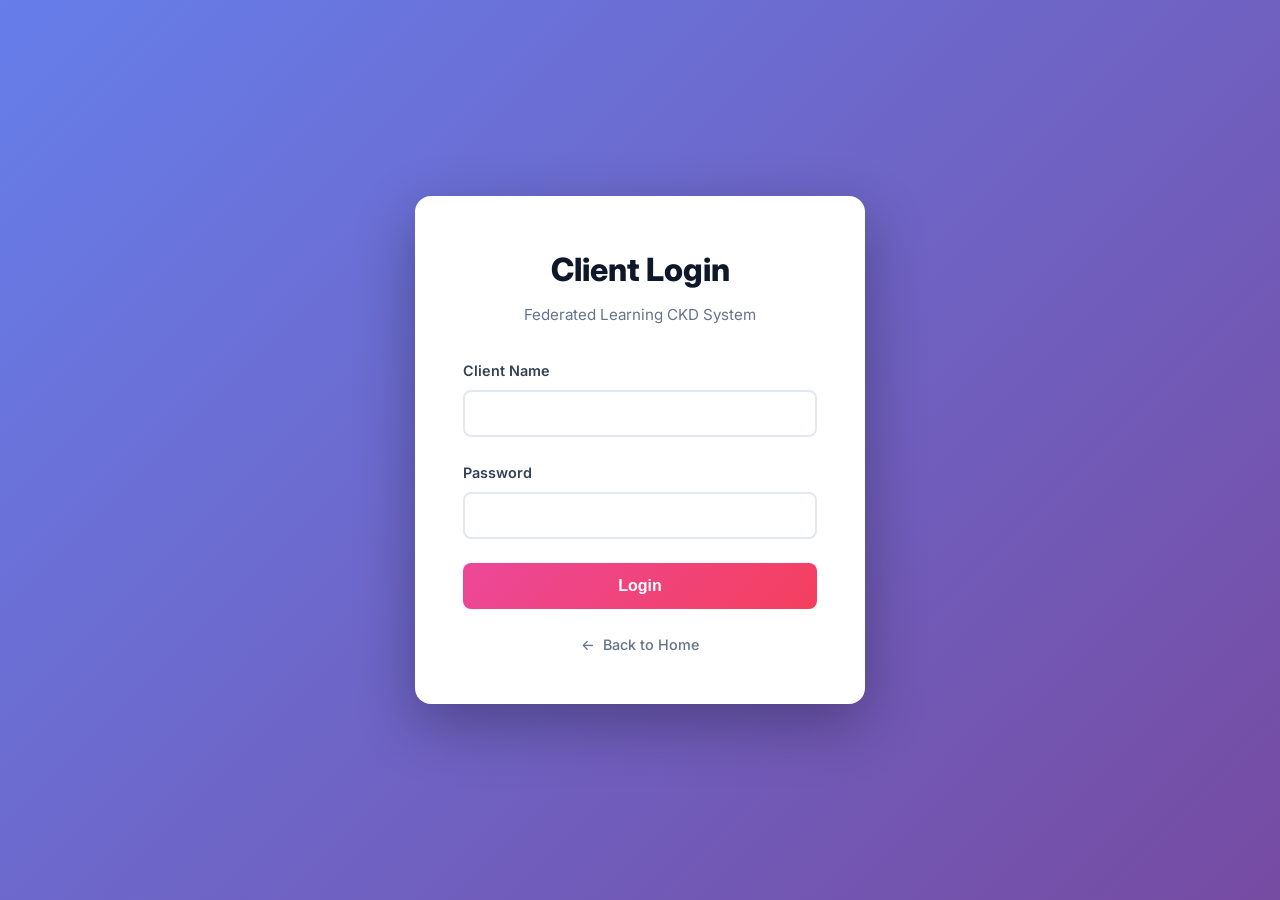
<file: App/frontend/templates/client.html>
<!DOCTYPE html>
<html lang="en">
<head>
    <meta charset="UTF-8">
    <meta name="viewport" content="width=device-width, initial-scale=1.0">
    <title>Client Dashboard - Federated Learning CKD</title>
    <link href="https://fonts.googleapis.com/css2?family=Inter:wght@300;400;500;600;700;800&display=swap" rel="stylesheet">
    <style>
        * {
            margin: 0;
            padding: 0;
            box-sizing: border-box;
        }

        body {
            font-family: 'Inter', -apple-system, BlinkMacSystemFont, 'Segoe UI', sans-serif;
            background: #f8fafc;
            min-height: 100vh;
            color: #1e293b;
            line-height: 1.6;
        }

        /* Login Page */
        .login-container {
            display: flex;
            justify-content: center;
            align-items: center;
            min-height: 100vh;
            background: linear-gradient(135deg, #667eea 0%, #764ba2 100%);
            padding: 2rem;
        }

        .login-box {
            background: #ffffff;
            padding: 3rem;
            border-radius: 16px;
            box-shadow: 0 20px 60px rgba(0, 0, 0, 0.3);
            width: 100%;
            max-width: 450px;
        }

        .login-box h1 {
            color: #0f172a;
            margin-bottom: 0.5rem;
            font-size: 2rem;
            font-weight: 800;
            text-align: center;
        }

        .login-box .subtitle {
            color: #64748b;
            margin-bottom: 2rem;
            text-align: center;
            font-size: 0.95rem;
        }

        .form-group {
            margin-bottom: 1.5rem;
        }

        .form-group label {
            display: block;
            margin-bottom: 0.5rem;
            color: #334155;
            font-weight: 600;
            font-size: 0.9rem;
        }

        .form-group input,
        .form-group select,
        .form-group textarea {
            width: 100%;
            padding: 0.75rem 1rem;
            border: 2px solid #e2e8f0;
            border-radius: 8px;
            font-size: 0.95rem;
            transition: all 0.2s;
            font-family: inherit;
            background: #ffffff;
        }

        .form-group input:focus,
        .form-group select:focus,
        .form-group textarea:focus {
            outline: none;
            border-color: #ec4899;
            box-shadow: 0 0 0 3px rgba(236, 72, 153, 0.1);
        }

        .btn {
            width: 100%;
            padding: 0.875rem;
            background: linear-gradient(135deg, #ec4899 0%, #f43f5e 100%);
            color: white;
            border: none;
            border-radius: 8px;
            font-size: 1rem;
            font-weight: 600;
            cursor: pointer;
            transition: all 0.3s;
        }

        .btn:hover {
            transform: translateY(-2px);
            box-shadow: 0 10px 25px rgba(236, 72, 153, 0.3);
        }

        .btn:active {
            transform: translateY(0);
        }

        .btn:disabled {
            background: #94a3b8;
            cursor: not-allowed;
            transform: none;
        }

        .btn-secondary {
            background: linear-gradient(135deg, #3b82f6 0%, #2563eb 100%);
        }

        .btn-secondary:hover {
            box-shadow: 0 10px 25px rgba(59, 130, 246, 0.3);
        }

        .back-to-home {
            display: block;
            text-align: center;
            margin-top: 1.5rem;
            color: #64748b;
            text-decoration: none;
            font-size: 0.9rem;
            font-weight: 500;
            transition: all 0.2s;
        }

        .back-to-home:hover {
            color: #ec4899;
        }

        .back-to-home::before {
            content: "← ";
            margin-right: 0.25rem;
        }

        .error-message,
        .success-message,
        .info-message {
            padding: 1rem;
            border-radius: 8px;
            margin-bottom: 1.5rem;
            display: none;
            font-size: 0.9rem;
        }

        .error-message {
            background: #fee2e2;
            color: #991b1b;
            border: 1px solid #fecaca;
        }

        .success-message {
            background: #d1fae5;
            color: #065f46;
            border: 1px solid #a7f3d0;
        }

        .info-message {
            background: #dbeafe;
            color: #1e40af;
            border: 1px solid #bfdbfe;
        }

        /* Dashboard */
        .dashboard {
            display: none;
        }

        /* Top Navigation Bar */
        .navbar {
            background: #ffffff;
            box-shadow: 0 1px 3px rgba(0, 0, 0, 0.1);
            padding: 1rem 2rem;
            position: sticky;
            top: 0;
            z-index: 100;
            display: flex;
            align-items: center;
            justify-content: space-between;
        }

        .nav-left {
            display: flex;
            align-items: center;
            gap: 2rem;
        }

        .nav-brand {
            font-size: 1.25rem;
            font-weight: 700;
            color: #0f172a;
        }

        .nav-menu {
            display: flex;
            gap: 0.5rem;
        }

        .nav-btn {
            padding: 0.5rem 1rem;
            background: transparent;
            color: #64748b;
            border: none;
            border-radius: 6px;
            cursor: pointer;
            font-weight: 600;
            font-size: 0.875rem;
            transition: all 0.2s;
        }

        .nav-btn:hover {
            background: #f1f5f9;
            color: #0f172a;
        }

        .nav-btn.active {
            background: linear-gradient(135deg, #ec4899 0%, #f43f5e 100%);
            color: white;
        }

        .nav-right {
            display: flex;
            align-items: center;
            gap: 1rem;
        }

        .user-name {
            color: #64748b;
            font-weight: 500;
            font-size: 0.9rem;
        }

        .btn-logout {
            padding: 0.5rem 1rem;
            background: #ef4444;
            color: white;
            border: none;
            border-radius: 6px;
            cursor: pointer;
            font-weight: 600;
            font-size: 0.875rem;
            transition: all 0.2s;
        }

        .btn-logout:hover {
            background: #dc2626;
            transform: translateY(-1px);
        }

        /* Notification Styles */
        .notification-container {
            position: relative;
        }

        .notification-btn {
            position: relative;
            padding: 0.5rem 1rem;
            background: #f1f5f9;
            color: #0f172a;
            border: none;
            border-radius: 6px;
            cursor: pointer;
            font-weight: 600;
            font-size: 0.875rem;
            transition: all 0.2s;
            display: flex;
            align-items: center;
            gap: 0.5rem;
        }

        .notification-btn:hover {
            background: #e2e8f0;
        }

        .notification-badge {
            position: absolute;
            top: -5px;
            right: -5px;
            background: #ef4444;
            color: white;
            border-radius: 10px;
            padding: 0.125rem 0.375rem;
            font-size: 0.7rem;
            font-weight: 700;
            min-width: 18px;
            text-align: center;
        }

        .notification-badge:empty {
            display: none;
        }

        .notification-dropdown {
            position: absolute;
            top: calc(100% + 0.5rem);
            right: 0;
            width: 400px;
            max-height: 500px;
            background: white;
            border: 1px solid #e2e8f0;
            border-radius: 12px;
            box-shadow: 0 10px 40px rgba(0, 0, 0, 0.15);
            display: none;
            flex-direction: column;
            z-index: 1000;
        }

        .notification-dropdown.show {
            display: flex;
        }

        .notification-header {
            padding: 1rem;
            border-bottom: 1px solid #e2e8f0;
            display: flex;
            justify-content: space-between;
            align-items: center;
        }

        .notification-header h3 {
            font-size: 1rem;
            font-weight: 700;
            color: #0f172a;
            margin: 0;
        }

        .mark-all-read-btn {
            padding: 0.25rem 0.75rem;
            background: transparent;
            color: #ec4899;
            border: 1px solid #ec4899;
            border-radius: 6px;
            cursor: pointer;
            font-size: 0.75rem;
            font-weight: 600;
            transition: all 0.2s;
        }

        .mark-all-read-btn:hover {
            background: #ec4899;
            color: white;
        }

        .notification-list {
            overflow-y: auto;
            max-height: 400px;
        }

        .notification-item {
            padding: 1rem;
            border-bottom: 1px solid #f1f5f9;
            cursor: pointer;
            transition: background 0.2s;
        }

        .notification-item:hover {
            background: #f8fafc;
        }

        .notification-item.unread {
            background: #fef2f2;
        }

        .notification-item.unread:hover {
            background: #fee2e2;
        }

        .notification-title {
            font-weight: 600;
            color: #0f172a;
            margin-bottom: 0.25rem;
            font-size: 0.9rem;
        }

        .notification-message {
            color: #64748b;
            font-size: 0.85rem;
            margin-bottom: 0.5rem;
            line-height: 1.4;
        }

        .notification-time {
            color: #94a3b8;
            font-size: 0.75rem;
        }

        .empty-notifications {
            padding: 2rem;
            text-align: center;
            color: #94a3b8;
            font-size: 0.9rem;
        }

        /* Main Container */
        .container {
            max-width: 1400px;
            margin: 0 auto;
            padding: 2rem;
        }

        .page-section {
            display: none;
        }

        .page-section.active {
            display: block;
        }

        .page-header {
            margin-bottom: 2rem;
        }

        .page-title {
            font-size: 2rem;
            font-weight: 800;
            color: #0f172a;
            margin-bottom: 0.5rem;
        }

        .page-subtitle {
            color: #64748b;
            font-size: 1rem;
        }

        /* Card Styles */
        .card {
            background: #ffffff;
            border: 1px solid #e2e8f0;
            border-radius: 12px;
            padding: 1.5rem;
            margin-bottom: 1.5rem;
        }

        .card-header {
            font-size: 1.25rem;
            font-weight: 700;
            color: #0f172a;
            margin-bottom: 1rem;
            padding-bottom: 1rem;
            border-bottom: 2px solid #f1f5f9;
        }

        /* Stats Grid */
        .stats-grid {
            display: grid;
            grid-template-columns: repeat(auto-fit, minmax(250px, 1fr));
            gap: 1.5rem;
            margin-bottom: 2rem;
        }

        .stat-card {
            background: #ffffff;
            border: 1px solid #e2e8f0;
            border-radius: 12px;
            padding: 1.5rem;
            transition: all 0.3s;
        }

        .stat-card:hover {
            box-shadow: 0 10px 30px rgba(0, 0, 0, 0.08);
            transform: translateY(-4px);
        }

        .stat-label {
            color: #64748b;
            font-size: 0.875rem;
            font-weight: 500;
            margin-bottom: 0.5rem;
            text-transform: uppercase;
            letter-spacing: 0.05em;
        }

        .stat-value {
            font-size: 2rem;
            font-weight: 800;
            color: #0f172a;
        }

        .slider-container {
            margin-bottom: 1.5rem;
        }

        .slider-label {
            display: flex;
            justify-content: space-between;
            margin-bottom: 0.5rem;
            color: #334155;
            font-weight: 600;
            font-size: 0.9rem;
        }

        .slider-value {
            color: #ec4899;
            font-weight: 700;
        }

        input[type="range"] {
            width: 100%;
            height: 6px;
            border-radius: 3px;
            background: #e2e8f0;
            outline: none;
            -webkit-appearance: none;
        }

        input[type="range"]::-webkit-slider-thumb {
            -webkit-appearance: none;
            appearance: none;
            width: 20px;
            height: 20px;
            border-radius: 50%;
            background: linear-gradient(135deg, #ec4899 0%, #f43f5e 100%);
            cursor: pointer;
        }

        input[type="range"]::-moz-range-thumb {
            width: 20px;
            height: 20px;
            border-radius: 50%;
            background: linear-gradient(135deg, #ec4899 0%, #f43f5e 100%);
            cursor: pointer;
            border: none;
        }

        .file-upload {
            border: 2px dashed #e2e8f0;
            border-radius: 8px;
            padding: 2rem;
            text-align: center;
            cursor: pointer;
            transition: all 0.3s;
            margin-bottom: 1.5rem;
        }

        .file-upload:hover {
            border-color: #ec4899;
            background: #fdf2f8;
        }

        .file-upload input[type="file"] {
            display: none;
        }

        .file-upload-label {
            color: #64748b;
            font-weight: 500;
        }

        .file-name {
            margin-top: 0.5rem;
            color: #ec4899;
            font-weight: 600;
        }

        /* Progress Bar */
        .progress-container {
            display: none;
            margin-top: 1.5rem;
        }

        .progress-bar {
            width: 100%;
            height: 30px;
            background: #e2e8f0;
            border-radius: 15px;
            overflow: hidden;
            position: relative;
        }

        .progress-fill {
            height: 100%;
            background: linear-gradient(135deg, #ec4899 0%, #f43f5e 100%);
            width: 0%;
            transition: width 0.3s;
            display: flex;
            align-items: center;
            justify-content: center;
            color: white;
            font-weight: 600;
            font-size: 0.875rem;
        }

        .progress-status {
            margin-top: 0.5rem;
            color: #64748b;
            font-size: 0.9rem;
            text-align: center;
        }

        /* Table Styles */
        .table-container {
            overflow-x: auto;
        }

        table {
            width: 100%;
            border-collapse: collapse;
        }

        th, td {
            padding: 1rem;
            text-align: left;
            border-bottom: 1px solid #e2e8f0;
        }

        th {
            background: #f8fafc;
            color: #64748b;
            font-weight: 600;
            font-size: 0.875rem;
            text-transform: uppercase;
            letter-spacing: 0.05em;
        }

        td {
            color: #334155;
        }

        tr:hover {
            background: #f8fafc;
        }

        .badge {
            display: inline-block;
            padding: 0.25rem 0.75rem;
            border-radius: 12px;
            font-size: 0.75rem;
            font-weight: 600;
        }

        .badge-success {
            background: #d1fae5;
            color: #065f46;
        }

        .badge-danger {
            background: #fee2e2;
            color: #991b1b;
        }

        .badge-info {
            background: #dbeafe;
            color: #1e40af;
        }

        /* Prediction Form */
        .form-grid {
            display: grid;
            grid-template-columns: repeat(auto-fit, minmax(250px, 1fr));
            gap: 1rem;
            margin-bottom: 1.5rem;
        }

        .form-actions {
            display: flex;
            gap: 1rem;
            margin-top: 1.5rem;
        }

        .btn-small {
            padding: 0.5rem 1rem;
            font-size: 0.875rem;
            width: auto;
        }

        .btn-icon {
            display: inline-flex;
            align-items: center;
            gap: 0.5rem;
        }

        /* Empty State */
        .empty-state {
            text-align: center;
            padding: 3rem;
            color: #64748b;
        }

        .empty-state-icon {
            font-size: 3rem;
            margin-bottom: 1rem;
        }

        /* Responsive */
        @media (max-width: 768px) {
            .navbar {
                flex-direction: column;
                gap: 1rem;
            }

            .nav-left {
                flex-direction: column;
                gap: 1rem;
            }

            .stats-grid {
                grid-template-columns: 1fr;
            }

            .form-grid {
                grid-template-columns: 1fr;
            }

            .form-actions {
                flex-direction: column;
            }
        }
    </style>
</head>
<body>
    <!-- Login Container -->
    <div class="login-container" id="loginContainer">
        <div class="login-box">
            <h1>Client Login</h1>
            <p class="subtitle">Federated Learning CKD System</p>
            
            <div id="loginError" class="error-message"></div>
            
            <form id="loginForm">
                <div class="form-group">
                    <label for="clientName">Client Name</label>
                    <input type="text" id="clientName" required>
                </div>
                
                <div class="form-group">
                    <label for="password">Password</label>
                    <input type="password" id="password" required>
                </div>
                
                <button type="submit" class="btn">Login</button>
            </form>
            
            <a href="/" class="back-to-home">Back to Home</a>
        </div>
    </div>

    <!-- Dashboard Container -->
    <div class="dashboard" id="dashboardContainer">
        <!-- Navigation Bar -->
        <nav class="navbar">
            <div class="nav-left">
                <div class="nav-brand">🏥 CKD Federated Learning</div>
                <div class="nav-menu">
                    <button class="nav-btn active" onclick="showSection('prediction')">Prediction</button>
                    <button class="nav-btn" onclick="showSection('training')">Training</button>
                    <button class="nav-btn" onclick="showSection('dashboard')">Dashboard</button>
                </div>
            </div>
            <div class="nav-right">
                <div class="notification-container">
                    <button class="notification-btn" onclick="toggleNotifications()">
                        🔔 Notifications
                        <span class="notification-badge" id="notificationBadge">0</span>
                    </button>
                    <div class="notification-dropdown" id="notificationDropdown">
                        <div class="notification-header">
                            <h3>Notifications</h3>
                            <button class="mark-all-read-btn" onclick="markAllAsRead()">Mark all as read</button>
                        </div>
                        <div class="notification-list" id="notificationList">
                            <div class="empty-notifications">No notifications</div>
                        </div>
                    </div>
                </div>
                <span class="user-name" id="userName">Client</span>
                <button class="btn-logout" onclick="logout()">Logout</button>
            </div>
        </nav>

        <!-- Main Container -->
        <div class="container">
            <!-- Prediction Section (Default) -->
            <section id="predictionSection" class="page-section active">
                <div class="page-header">
                    <h1 class="page-title">CKD Prediction</h1>
                    <p class="page-subtitle">Make predictions for chronic kidney disease</p>
                </div>

                <!-- Prediction Form -->
                <div class="card">
                    <div class="card-header">Patient Information</div>
                    <div id="predictionMessage" class="success-message"></div>
                    <form id="predictionForm">
                        <div class="form-grid">
                            <div class="form-group">
                                <label>Age</label>
                                <input type="number" name="age" required min="0" max="120">
                            </div>
                            <div class="form-group">
                                <label>Blood Pressure (bp)</label>
                                <input type="number" name="bp" required step="0.1">
                            </div>
                            <div class="form-group">
                                <label>Specific Gravity (sg)</label>
                                <input type="number" name="sg" required step="0.001">
                            </div>
                            <div class="form-group">
                                <label>Albumin (al)</label>
                                <input type="number" name="al" required step="0.1">
                            </div>
                            <div class="form-group">
                                <label>Sugar (su)</label>
                                <input type="number" name="su" required step="0.1">
                            </div>
                            <div class="form-group">
                                <label>Blood Glucose Random (bgr)</label>
                                <input type="number" name="bgr" required step="0.1">
                            </div>
                            <div class="form-group">
                                <label>Blood Urea (bu)</label>
                                <input type="number" name="bu" required step="0.1">
                            </div>
                            <div class="form-group">
                                <label>Serum Creatinine (sc)</label>
                                <input type="number" name="sc" required step="0.01">
                            </div>
                            <div class="form-group">
                                <label>Sodium (sod)</label>
                                <input type="number" name="sod" required step="0.1">
                            </div>
                            <div class="form-group">
                                <label>Potassium (pot)</label>
                                <input type="number" name="pot" required step="0.01">
                            </div>
                            <div class="form-group">
                                <label>Hemoglobin (hemo)</label>
                                <input type="number" name="hemo" required step="0.01">
                            </div>
                            <div class="form-group">
                                <label>Packed Cell Volume (pcv)</label>
                                <input type="number" name="pcv" required step="1">
                            </div>
                            <div class="form-group">
                                <label>White Blood Cell Count (wc)</label>
                                <input type="number" name="wc" required step="1">
                            </div>
                            <div class="form-group">
                                <label>Red Blood Cell Count (rc)</label>
                                <input type="number" name="rc" required step="0.01">
                            </div>
                        </div>
                        <div class="form-actions">
                            <button type="submit" class="btn btn-small">
                                <span class="btn-icon">🔍 Predict</span>
                            </button>
                        </div>
                    </form>
                </div>

                <!-- Prediction History -->
                <div class="card">
                    <div class="card-header" style="display: flex; justify-content: space-between; align-items: center;">
                        <span>Prediction History</span>
                        <div style="display: flex; gap: 10px;">
                            <button type="button" class="btn btn-small btn-secondary" onclick="exportPredictions()" style="width: auto; margin: 0;">
                                <span class="btn-icon">📥 Export CSV</span>
                            </button>
                            <button type="button" class="btn btn-small" onclick="showDeleteHistoryModal()" style="width: auto; margin: 0; background: linear-gradient(135deg, #ef4444 0%, #dc2626 100%);">
                                <span class="btn-icon">🗑️ Delete History</span>
                            </button>
                        </div>
                    </div>
                    <div class="table-container">
                        <table id="predictionHistoryTable">
                            <thead>
                                <tr>
                                    <th>Date & Time</th>
                                    <th>Age</th>
                                    <th>BP</th>
                                    <th>SG</th>
                                    <th>AL</th>
                                    <th>SU</th>
                                    <th>BGR</th>
                                    <th>BU</th>
                                    <th>SC</th>
                                    <th>SOD</th>
                                    <th>POT</th>
                                    <th>HEMO</th>
                                    <th>PCV</th>
                                    <th>WC</th>
                                    <th>RC</th>
                                    <th>Class</th>
                                    <th>Prediction</th>
                                    <th>Confidence</th>
                                </tr>
                            </thead>
                            <tbody id="predictionHistoryBody">
                                <tr>
                                    <td colspan="18" class="empty-state">
                                        <div class="empty-state-icon">📊</div>
                                        <div>No predictions yet. Make your first prediction above.</div>
                                    </td>
                                </tr>
                            </tbody>
                        </table>
                    </div>
                </div>
            </section>

            <!-- Training Section -->
            <section id="trainingSection" class="page-section">
                <div class="page-header">
                    <h1 class="page-title">Model Training</h1>
                    <p class="page-subtitle">Train your local model with differential privacy</p>
                </div>

                <!-- Dataset Upload -->
                <div class="card">
                    <div class="card-header">Dataset Upload</div>
                    <div id="uploadMessage" class="success-message"></div>
                    <div class="file-upload" onclick="document.getElementById('datasetFile').click()">
                        <input type="file" id="datasetFile" accept=".csv" onchange="handleFileSelect(event)">
                        <div class="file-upload-label">
                            📁 Click to browse or drag and drop your CSV file
                        </div>
                        <div class="file-name" id="fileName"></div>
                    </div>
                </div>

                <!-- Training Configuration -->
                <div class="card">
                    <div class="card-header">Training Configuration</div>
                    <div id="trainingMessage" class="success-message"></div>
                    
                    <div class="slider-container">
                        <div class="slider-label">
                            <span>Epochs</span>
                            <span class="slider-value" id="epochsValue">10</span>
                        </div>
                        <input type="range" id="epochs" min="1" max="50" value="10" oninput="updateSliderValue('epochs')">
                    </div>

                    <div class="slider-container">
                        <div class="slider-label">
                            <span>Batch Size</span>
                            <span class="slider-value" id="batchSizeValue">32</span>
                        </div>
                        <input type="range" id="batchSize" min="8" max="128" step="8" value="32" oninput="updateSliderValue('batchSize')">
                    </div>

                    <div class="slider-container">
                        <div class="slider-label">
                            <span>Learning Rate</span>
                            <span class="slider-value" id="learningRateValue">0.001</span>
                        </div>
                        <input type="range" id="learningRate" min="0.0001" max="0.01" step="0.0001" value="0.001" oninput="updateSliderValue('learningRate')">
                    </div>

                    <div class="slider-container">
                        <div class="slider-label">
                            <span>Noise Multiplier (DP)</span>
                            <span class="slider-value" id="noiseMultiplierValue">1.0</span>
                        </div>
                        <input type="range" id="noiseMultiplier" min="0.1" max="5.0" step="0.1" value="1.0" oninput="updateSliderValue('noiseMultiplier')">
                    </div>

                    <div class="slider-container">
                        <div class="slider-label">
                            <span>Max Gradient Norm</span>
                            <span class="slider-value" id="maxGradNormValue">1.0</span>
                        </div>
                        <input type="range" id="maxGradNorm" min="0.1" max="5.0" step="0.1" value="1.0" oninput="updateSliderValue('maxGradNorm')">
                    </div>

                    <div class="form-group">
                        <label>Training Password</label>
                        <input type="password" id="trainingPassword" placeholder="Enter training password">
                    </div>

                    <button class="btn" onclick="startTraining()">
                        <span class="btn-icon">🚀 Start Training</span>
                    </button>

                    <!-- Progress Bar -->
                    <div class="progress-container" id="progressContainer">
                        <div class="progress-bar">
                            <div class="progress-fill" id="progressFill">0%</div>
                        </div>
                        <div class="progress-status" id="progressStatus">Initializing...</div>
                    </div>
                </div>

                <!-- Training History -->
                <div class="card">
                    <div class="card-header">Training History</div>
                    <div class="table-container">
                        <table id="trainingHistoryTable">
                            <thead>
                                <tr>
                                    <th>Date & Time</th>
                                    <th>Round</th>
                                    <th>Epochs</th>
                                    <th>Batch Size</th>
                                    <th>Accuracy</th>
                                    <th>Loss</th>
                                    <th>Training Time</th>
                                </tr>
                            </thead>
                            <tbody id="trainingHistoryBody">
                                <tr>
                                    <td colspan="7" class="empty-state">
                                        <div class="empty-state-icon">📚</div>
                                        <div>No training history yet. Start your first training session.</div>
                                    </td>
                                </tr>
                            </tbody>
                        </table>
                    </div>
                </div>
            </section>

            <!-- Dashboard Section -->
            <section id="dashboardSection" class="page-section">
                <div class="page-header">
                    <h1 class="page-title">Client Dashboard</h1>
                    <p class="page-subtitle">Overview of your federated learning activities</p>
                </div>

                <!-- Stats Grid -->
                <div class="stats-grid">
                    <div class="stat-card">
                        <div class="stat-label">Total Trainings</div>
                        <div class="stat-value" id="totalTrainings">0</div>
                    </div>
                    <div class="stat-card">
                        <div class="stat-label">Current Accuracy</div>
                        <div class="stat-value" id="currentAccuracy">-</div>
                    </div>
                    <div class="stat-card">
                        <div class="stat-label">Total Records Trained</div>
                        <div class="stat-value" id="datasetSize">0</div>
                    </div>
                    <div class="stat-card">
                        <div class="stat-label">Total Predictions</div>
                        <div class="stat-value" id="totalPredictions">0</div>
                    </div>
                </div>

                <!-- Client Information -->
                <div class="card">
                    <div class="card-header">Client Information</div>
                    <div class="form-grid">
                        <div class="form-group">
                            <label>Client Name</label>
                            <input type="text" id="dashClientName" readonly>
                        </div>
                        <div class="form-group">
                            <label>Last Training</label>
                            <input type="text" id="lastTraining" readonly>
                        </div>
                        <div class="form-group">
                            <label>Update Status</label>
                            <input type="text" id="updateStatus" readonly>
                        </div>
                        <div class="form-group">
                            <label>Current Loss</label>
                            <input type="text" id="currentLoss" readonly>
                        </div>
                    </div>
                </div>

                <!-- Recent Activity -->
                <div class="card">
                    <div class="card-header">Recent Activity</div>
                    <div id="recentActivity">
                        <div class="empty-state">
                            <div class="empty-state-icon">📋</div>
                            <div>No recent activity to display.</div>
                        </div>
                    </div>
                </div>
            </section>
        </div>
    </div>

    <!-- Delete History Modal -->
    <div id="deleteHistoryModal" style="display: none; position: fixed; top: 0; left: 0; width: 100%; height: 100%; background: rgba(0,0,0,0.5); z-index: 10000; align-items: center; justify-content: center;">
        <div style="background: white; padding: 2rem; border-radius: 12px; max-width: 400px; width: 90%; box-shadow: 0 20px 60px rgba(0,0,0,0.3);">
            <h2 style="margin: 0 0 1rem 0; color: #dc2626; font-size: 1.5rem;">⚠️ Delete Prediction History</h2>
            <p style="margin-bottom: 1.5rem; color: #64748b;">This action cannot be undone. All your prediction records will be permanently deleted.</p>
            <div class="form-group">
                <label>Enter your password to confirm:</label>
                <input type="password" id="deleteHistoryPassword" placeholder="Your password" style="width: 100%; padding: 0.75rem; border: 2px solid #e2e8f0; border-radius: 8px; font-size: 0.95rem;">
            </div>
            <div id="deleteHistoryMessage" style="margin-top: 1rem;"></div>
            <div style="display: flex; gap: 10px; margin-top: 1.5rem;">
                <button onclick="hideDeleteHistoryModal()" class="btn btn-secondary" style="flex: 1;">Cancel</button>
                <button onclick="confirmDeleteHistory()" class="btn" style="flex: 1; background: linear-gradient(135deg, #ef4444 0%, #dc2626 100%);">Delete All</button>
            </div>
        </div>
    </div>

    <script>
        let authToken = null;
        let currentUser = null;
        let predictionHistory = [];

        // Login
        document.getElementById('loginForm').addEventListener('submit', async (e) => {
            e.preventDefault();
            
            const clientName = document.getElementById('clientName').value;
            const password = document.getElementById('password').value;
            
            try {
                const response = await fetch('/api/client/login', {
                    method: 'POST',
                    headers: {
                        'Content-Type': 'application/json'
                    },
                    body: JSON.stringify({
                        client_name: clientName,
                        password: password
                    })
                });
                
                const data = await response.json();
                
                if (response.ok) {
                    authToken = data.access_token;
                    currentUser = data;
                    
                    document.getElementById('loginContainer').style.display = 'none';
                    document.getElementById('dashboardContainer').style.display = 'block';
                    document.getElementById('userName').textContent = data.user_name;
                    
                    // Load dashboard data
                    loadDashboardStats();
                    loadPredictionHistory();
                    loadTrainingHistory();
                    updateNotificationBadge();
                    
                    // Poll for new notifications every 30 seconds
                    setInterval(updateNotificationBadge, 30000);
                } else {
                    showError('loginError', data.detail || 'Login failed');
                }
            } catch (error) {
                showError('loginError', 'Connection error. Please try again.');
            }
        });

        // Logout
        function logout() {
            authToken = null;
            currentUser = null;
            document.getElementById('loginContainer').style.display = 'flex';
            document.getElementById('dashboardContainer').style.display = 'none';
            document.getElementById('loginForm').reset();
        }

        // Show Section
        function showSection(section) {
            // Update nav buttons
            document.querySelectorAll('.nav-btn').forEach(btn => {
                btn.classList.remove('active');
            });
            event.target.classList.add('active');

            // Show section
            document.querySelectorAll('.page-section').forEach(sec => {
                sec.classList.remove('active');
            });
            document.getElementById(section + 'Section').classList.add('active');

            // Load data for section
            if (section === 'dashboard') {
                loadDashboardStats();
                loadRecentActivities();
            } else if (section === 'training') {
                loadTrainingHistory();
            } else if (section === 'prediction') {
                loadPredictionHistory();
            }
        }

        // Notification Functions
        async function loadNotifications() {
            try {
                const response = await fetch('/api/client/notifications', {
                    headers: {
                        'Authorization': `Bearer ${authToken}`
                    }
                });

                if (response.ok) {
                    const notifications = await response.json();
                    displayNotifications(notifications);
                    updateNotificationBadge();
                }
            } catch (error) {
                console.error('Error loading notifications:', error);
            }
        }

        async function updateNotificationBadge() {
            try {
                const response = await fetch('/api/client/notifications/unread-count', {
                    headers: {
                        'Authorization': `Bearer ${authToken}`
                    }
                });

                if (response.ok) {
                    const data = await response.json();
                    const badge = document.getElementById('notificationBadge');
                    if (data.unread_count > 0) {
                        badge.textContent = data.unread_count;
                        badge.style.display = 'block';
                    } else {
                        badge.style.display = 'none';
                    }
                }
            } catch (error) {
                console.error('Error updating notification badge:', error);
            }
        }

        function displayNotifications(notifications) {
            const listContainer = document.getElementById('notificationList');
            
            if (notifications.length === 0) {
                listContainer.innerHTML = '<div class="empty-notifications">No notifications</div>';
                return;
            }

            listContainer.innerHTML = notifications.map(notif => {
                const date = new Date(notif.created_at);
                const timeAgo = getTimeAgo(date);
                const unreadClass = notif.is_read ? '' : 'unread';
                
                return `
                    <div class="notification-item ${unreadClass}" onclick="markNotificationRead(${notif.id})">
                        <div class="notification-title">${notif.title}</div>
                        <div class="notification-message">${notif.message}</div>
                        <div class="notification-time">${timeAgo}</div>
                    </div>
                `;
            }).join('');
        }

        function getTimeAgo(date) {
            const seconds = Math.floor((new Date() - date) / 1000);
            
            if (seconds < 60) return 'Just now';
            if (seconds < 3600) return `${Math.floor(seconds / 60)} minutes ago`;
            if (seconds < 86400) return `${Math.floor(seconds / 3600)} hours ago`;
            if (seconds < 604800) return `${Math.floor(seconds / 86400)} days ago`;
            
            return date.toLocaleDateString();
        }

        function toggleNotifications() {
            const dropdown = document.getElementById('notificationDropdown');
            dropdown.classList.toggle('show');
            
            if (dropdown.classList.contains('show')) {
                loadNotifications();
            }
        }

        async function markNotificationRead(notificationId) {
            try {
                await fetch(`/api/client/notifications/${notificationId}/mark-read`, {
                    method: 'POST',
                    headers: {
                        'Authorization': `Bearer ${authToken}`
                    }
                });
                
                loadNotifications();
                updateNotificationBadge();
            } catch (error) {
                console.error('Error marking notification as read:', error);
            }
        }

        async function markAllAsRead() {
            try {
                await fetch('/api/client/notifications/mark-all-read', {
                    method: 'POST',
                    headers: {
                        'Authorization': `Bearer ${authToken}`
                    }
                });
                
                loadNotifications();
                updateNotificationBadge();
            } catch (error) {
                console.error('Error marking all notifications as read:', error);
            }
        }

        // Close notification dropdown when clicking outside
        document.addEventListener('click', function(event) {
            const dropdown = document.getElementById('notificationDropdown');
            const button = document.querySelector('.notification-btn');
            
            if (dropdown && button && !dropdown.contains(event.target) && !button.contains(event.target)) {
                dropdown.classList.remove('show');
            }
        });

        // Update Slider Values
        function updateSliderValue(sliderId) {
            const slider = document.getElementById(sliderId);
            const valueDisplay = document.getElementById(sliderId + 'Value');
            valueDisplay.textContent = slider.value;
        }

        // Handle File Select
        function handleFileSelect(event) {
            const file = event.target.files[0];
            if (file) {
                document.getElementById('fileName').textContent = `Selected: ${file.name}`;
                uploadDataset(file);
            }
        }

        // Upload Dataset
        async function uploadDataset(file) {
            const formData = new FormData();
            formData.append('file', file);

            try {
                const response = await fetch('/api/client/upload-dataset', {
                    method: 'POST',
                    headers: {
                        'Authorization': `Bearer ${authToken}`
                    },
                    body: formData
                });

                const data = await response.json();

                if (response.ok) {
                    showMessage('uploadMessage', `Dataset uploaded successfully! ${data.num_samples} samples detected.`, 'success');
                } else {
                    showMessage('uploadMessage', data.detail || 'Upload failed', 'error');
                }
            } catch (error) {
                showMessage('uploadMessage', 'Upload failed. Please try again.', 'error');
            }
        }

        // Start Training
        async function startTraining() {
            const trainingPassword = document.getElementById('trainingPassword').value;
            
            if (!trainingPassword) {
                showMessage('trainingMessage', 'Please enter training password', 'error');
                return;
            }

            const formData = new FormData();
            formData.append('training_password', trainingPassword);
            formData.append('epochs', document.getElementById('epochs').value);
            formData.append('batch_size', document.getElementById('batchSize').value);
            formData.append('learning_rate', document.getElementById('learningRate').value);
            formData.append('noise_multiplier', document.getElementById('noiseMultiplier').value);
            formData.append('max_grad_norm', document.getElementById('maxGradNorm').value);

            // Show progress
            document.getElementById('progressContainer').style.display = 'block';
            simulateProgress();

            try {
                const response = await fetch('/api/client/train', {
                    method: 'POST',
                    headers: {
                        'Authorization': `Bearer ${authToken}`
                    },
                    body: formData
                });

                const data = await response.json();

                if (response.ok) {
                    document.getElementById('progressFill').style.width = '100%';
                    document.getElementById('progressFill').textContent = '100%';
                    document.getElementById('progressStatus').textContent = 'Training completed successfully!';
                    
                    showMessage('trainingMessage', `Training completed! Accuracy: ${(data.metrics?.accuracy * 100).toFixed(2)}%`, 'success');
                    
                    setTimeout(() => {
                        document.getElementById('progressContainer').style.display = 'none';
                        loadTrainingHistory();
                    }, 2000);
                } else {
                    document.getElementById('progressContainer').style.display = 'none';
                    showMessage('trainingMessage', data.detail || 'Training failed', 'error');
                }
            } catch (error) {
                document.getElementById('progressContainer').style.display = 'none';
                showMessage('trainingMessage', 'Training failed. Please try again.', 'error');
            }
        }

        // Simulate Progress
        function simulateProgress() {
            let progress = 0;
            const interval = setInterval(() => {
                progress += Math.random() * 10;
                if (progress > 90) progress = 90;
                
                document.getElementById('progressFill').style.width = progress + '%';
                document.getElementById('progressFill').textContent = Math.round(progress) + '%';
                document.getElementById('progressStatus').textContent = 'Training in progress...';
            }, 500);

            setTimeout(() => clearInterval(interval), 30000);
        }

        // Prediction Form
        document.getElementById('predictionForm').addEventListener('submit', async (e) => {
            e.preventDefault();
            
            const formData = new FormData(e.target);
            const patientData = {};
            
            // Convert numeric fields to numbers
            for (let [key, value] of formData.entries()) {
                // Try to convert to number, keep as string if it fails
                const numValue = parseFloat(value);
                patientData[key] = isNaN(numValue) ? value : numValue;
            }

            try {
                const response = await fetch('/api/client/predict', {
                    method: 'POST',
                    headers: {
                        'Authorization': `Bearer ${authToken}`,
                        'Content-Type': 'application/json'
                    },
                    body: JSON.stringify({
                        patient_data: patientData
                    })
                });

                const data = await response.json();

                if (response.ok) {
                    const prediction = data.prediction === 'ckd' ? 'CKD Detected' : 'No CKD';
                    const confidence = (data.confidence * 100).toFixed(2);
                    
                    showMessage('predictionMessage', `Prediction: ${prediction} (Confidence: ${confidence}%)`, 'success');
                    
                    // Add to history with all fields
                    predictionHistory.unshift({
                        timestamp: new Date().toLocaleString(),
                        age: patientData.age || '-',
                        bp: patientData.bp || '-',
                        sg: patientData.sg || '-',
                        al: patientData.al || '-',
                        su: patientData.su || '-',
                        bgr: patientData.bgr || '-',
                        bu: patientData.bu || '-',
                        sc: patientData.sc || '-',
                        sod: patientData.sod || '-',
                        pot: patientData.pot || '-',
                        hemo: patientData.hemo || '-',
                        pcv: patientData.pcv || '-',
                        wc: patientData.wc || '-',
                        rc: patientData.rc || '-',
                        class: prediction === 'CKD Detected' ? '1' : '0',
                        prediction: prediction,
                        confidence: confidence + '%'
                    });
                    
                    updatePredictionHistoryTable();
                    e.target.reset();
                } else {
                    showMessage('predictionMessage', data.detail || 'Prediction failed', 'error');
                }
            } catch (error) {
                showMessage('predictionMessage', 'Prediction failed. Please try again.', 'error');
            }
        });

        // Update Prediction History Table
        function updatePredictionHistoryTable() {
            const tbody = document.getElementById('predictionHistoryBody');
            
            if (predictionHistory.length === 0) {
                tbody.innerHTML = `
                    <tr>
                        <td colspan="18" class="empty-state">
                            <div class="empty-state-icon">📊</div>
                            <div>No predictions yet. Make your first prediction above.</div>
                        </td>
                    </tr>
                `;
                return;
            }

            tbody.innerHTML = predictionHistory.map(pred => `
                <tr>
                    <td>${pred.timestamp}</td>
                    <td>${pred.age}</td>
                    <td>${pred.bp}</td>
                    <td>${pred.sg}</td>
                    <td>${pred.al}</td>
                    <td>${pred.su}</td>
                    <td>${pred.bgr}</td>
                    <td>${pred.bu}</td>
                    <td>${pred.sc}</td>
                    <td>${pred.sod}</td>
                    <td>${pred.pot}</td>
                    <td>${pred.hemo}</td>
                    <td>${pred.pcv}</td>
                    <td>${pred.wc}</td>
                    <td>${pred.rc}</td>
                    <td>${pred.class || '-'}</td>
                    <td>
                        <span class="badge ${pred.prediction.includes('No') ? 'badge-success' : 'badge-danger'}">
                            ${pred.prediction}
                        </span>
                    </td>
                    <td>${pred.confidence}</td>
                </tr>
            `).join('');
        }

        // Export Predictions
        function exportPredictions() {
            if (predictionHistory.length === 0) {
                alert('No predictions to export');
                return;
            }

            // Helper function to escape CSV values
            function escapeCSV(value) {
                if (value === null || value === undefined) return '';
                const str = String(value);
                // If value contains comma, quote, or newline, wrap in quotes and escape quotes
                if (str.includes(',') || str.includes('"') || str.includes('\n')) {
                    return '"' + str.replace(/"/g, '""') + '"';
                }
                return str;
            }

            // CSV with medical data first (Age to Class), then metadata (Timestamp, Prediction, Confidence)
            const headers = ['age', 'bp', 'sg', 'al', 'su', 'bgr', 'bu', 'sc', 'sod', 'pot', 'hemo', 'pcv', 'wc', 'rc', 'class', 'timestamp', 'prediction', 'confidence'];
            const headerLabels = ['Age', 'BP', 'SG', 'AL', 'SU', 'BGR', 'BU', 'SC', 'SOD', 'POT', 'HEMO', 'PCV', 'WC', 'RC', 'Class', 'Timestamp', 'Prediction', 'Confidence'];
            
            const csvRows = [
                headerLabels.join(','),
                ...predictionHistory.map(p =>
                    headers.map(h => escapeCSV(p[h] || '-')).join(',')
                )
            ];

            const csv = csvRows.join('\n');

            const blob = new Blob([csv], { type: 'text/csv' });
            const url = window.URL.createObjectURL(blob);
            const a = document.createElement('a');
            a.href = url;
            a.download = `predictions_${new Date().toISOString().split('T')[0]}.csv`;
            a.click();
            window.URL.revokeObjectURL(url);
        }

        // Delete History Modal Functions
        function showDeleteHistoryModal() {
            if (predictionHistory.length === 0) {
                alert('No prediction history to delete');
                return;
            }
            document.getElementById('deleteHistoryModal').style.display = 'flex';
            document.getElementById('deleteHistoryPassword').value = '';
            document.getElementById('deleteHistoryMessage').innerHTML = '';
        }

        function hideDeleteHistoryModal() {
            document.getElementById('deleteHistoryModal').style.display = 'none';
            document.getElementById('deleteHistoryPassword').value = '';
            document.getElementById('deleteHistoryMessage').innerHTML = '';
        }

        async function confirmDeleteHistory() {
            const password = document.getElementById('deleteHistoryPassword').value;
            const messageDiv = document.getElementById('deleteHistoryMessage');
            
            if (!password) {
                messageDiv.innerHTML = '<div class="error-message" style="display: block;">Please enter your password</div>';
                return;
            }

            try {
                const formData = new FormData();
                formData.append('password', password);

                const response = await fetch('/api/client/delete-prediction-history', {
                    method: 'POST',
                    headers: {
                        'Authorization': `Bearer ${authToken}`
                    },
                    body: formData
                });

                const data = await response.json();

                if (response.ok) {
                    messageDiv.innerHTML = '<div class="success-message" style="display: block;">✓ ' + data.message + '</div>';
                    
                    // Clear local prediction history
                    predictionHistory = [];
                    updatePredictionHistoryTable();
                    
                    // Close modal after 2 seconds
                    setTimeout(() => {
                        hideDeleteHistoryModal();
                    }, 2000);
                } else {
                    messageDiv.innerHTML = '<div class="error-message" style="display: block;">✗ ' + (data.detail || 'Failed to delete history') + '</div>';
                }
            } catch (error) {
                messageDiv.innerHTML = '<div class="error-message" style="display: block;">✗ Failed to delete history. Please try again.</div>';
            }
        }

        // Load Dashboard Stats
        async function loadDashboardStats() {
            try {
                const response = await fetch('/api/client/dashboard/stats', {
                    headers: {
                        'Authorization': `Bearer ${authToken}`
                    }
                });

                const data = await response.json();

                if (response.ok) {
                    document.getElementById('totalTrainings').textContent = data.total_trainings || 0;
                    document.getElementById('currentAccuracy').textContent = data.current_accuracy 
                        ? (data.current_accuracy * 100).toFixed(2) + '%' 
                        : '-';
                    document.getElementById('datasetSize').textContent = data.total_records_trained || 0;
                    document.getElementById('totalPredictions').textContent = data.total_predictions || 0;
                    
                    document.getElementById('dashClientName').value = data.client_name || '';
                    document.getElementById('lastTraining').value = data.last_trained || 'Never';
                    document.getElementById('updateStatus').value = data.update_status || 'N/A';
                    document.getElementById('currentLoss').value = data.current_loss 
                        ? data.current_loss.toFixed(4) 
                        : '-';
                }
            } catch (error) {
                console.error('Failed to load dashboard stats:', error);
            }
        }

        // Load Training History
        async function loadTrainingHistory() {
            try {
                const response = await fetch('/api/client/training-history', {
                    headers: {
                        'Authorization': `Bearer ${authToken}`
                    }
                });

                const data = await response.json();

                if (response.ok && data.length > 0) {
                    const tbody = document.getElementById('trainingHistoryBody');
                    tbody.innerHTML = data.map(item => `
                        <tr>
                            <td>${new Date(item.completed_at).toLocaleString()}</td>
                            <td>${item.round_number || '-'}</td>
                            <td>${item.epochs}</td>
                            <td>${item.batch_size}</td>
                            <td>
                                <span class="badge badge-success">
                                    ${(item.accuracy * 100).toFixed(2)}%
                                </span>
                            </td>
                            <td>${item.loss.toFixed(4)}</td>
                            <td>${item.training_time ? item.training_time.toFixed(2) + 's' : '-'}</td>
                        </tr>
                    `).join('');
                }
            } catch (error) {
                console.error('Failed to load training history:', error);
            }
        }

        // Load Prediction History
        async function loadPredictionHistory() {
            try {
                const response = await fetch('/api/client/prediction-history?limit=50', {
                    headers: {
                        'Authorization': `Bearer ${authToken}`
                    }
                });

                const data = await response.json();

                if (response.ok && data.length > 0) {
                    predictionHistory = data.map(item => ({
                        timestamp: new Date(item.timestamp).toLocaleString(),
                        age: item.patient_data.age || '-',
                        bp: item.patient_data.bp || '-',
                        sg: item.patient_data.sg || '-',
                        al: item.patient_data.al || '-',
                        su: item.patient_data.su || '-',
                        bgr: item.patient_data.bgr || '-',
                        bu: item.patient_data.bu || '-',
                        sc: item.patient_data.sc || '-',
                        sod: item.patient_data.sod || '-',
                        pot: item.patient_data.pot || '-',
                        hemo: item.patient_data.hemo || '-',
                        pcv: item.patient_data.pcv || '-',
                        wc: item.patient_data.wc || '-',
                        rc: item.patient_data.rc || '-',
                        class: item.patient_data.class || '-',
                        prediction: item.prediction === 'ckd' ? 'CKD Detected' : 'No CKD',
                        confidence: (item.confidence * 100).toFixed(2) + '%'
                    }));
                    updatePredictionHistoryTable();
                }
            } catch (error) {
                console.error('Failed to load prediction history:', error);
            }
        }

        // Helper Functions
        function showError(elementId, message) {
            const element = document.getElementById(elementId);
            element.textContent = message;
            element.style.display = 'block';
            setTimeout(() => {
                element.style.display = 'none';
            }, 5000);
        }

        function showMessage(elementId, message, type) {
            const element = document.getElementById(elementId);
            element.className = type === 'error' ? 'error-message' : 'success-message';
            element.textContent = message;
            element.style.display = 'block';
            setTimeout(() => {
                element.style.display = 'none';
            }, 5000);
        }

        // Load Recent Activities
        async function loadRecentActivities() {
            try {
                const response = await fetch('/api/client/recent-activities?limit=10', {
                    headers: {
                        'Authorization': `Bearer ${authToken}`
                    }
                });

                if (response.ok) {
                    const activities = await response.json();
                    displayRecentActivities(activities);
                }
            } catch (error) {
                console.error('Error loading recent activities:', error);
            }
        }

        function displayRecentActivities(activities) {
            const container = document.getElementById('recentActivity');
            
            if (activities.length === 0) {
                container.innerHTML = `
                    <div class="empty-state">
                        <div class="empty-state-icon">📋</div>
                        <div>No recent activity to display.</div>
                    </div>
                `;
                return;
            }

            container.innerHTML = activities.map(activity => {
                const date = new Date(activity.timestamp);
                const timeAgo = getTimeAgo(date);
                
                // Determine icon based on action
                let icon = '📝';
                if (activity.action === 'login') icon = '🔐';
                else if (activity.action === 'train_model') icon = '🎯';
                else if (activity.action === 'predict') icon = '🔮';
                else if (activity.action === 'predict_batch') icon = '📊';
                else if (activity.action === 'upload_dataset') icon = '📤';
                
                return `
                    <div style="padding: 0.75rem; border-bottom: 1px solid #f1f5f9; display: flex; gap: 0.75rem; align-items: start;">
                        <div style="font-size: 1.5rem;">${icon}</div>
                        <div style="flex: 1;">
                            <div style="font-weight: 600; color: #0f172a; margin-bottom: 0.25rem;">
                                ${formatActionName(activity.action)}
                            </div>
                            <div style="color: #64748b; font-size: 0.875rem; margin-bottom: 0.25rem;">
                                ${activity.details}
                            </div>
                            <div style="color: #94a3b8; font-size: 0.75rem;">
                                ${timeAgo}
                            </div>
                        </div>
                    </div>
                `;
            }).join('');
        }

        function formatActionName(action) {
            const actionNames = {
                'login': 'Logged In',
                'train_model': 'Model Training',
                'predict': 'Single Prediction',
                'predict_batch': 'Batch Prediction',
                'upload_dataset': 'Dataset Upload'
            };
            return actionNames[action] || action.replace(/_/g, ' ').replace(/\b\w/g, l => l.toUpperCase());
        }
    </script>
</body>
</html>
</file>
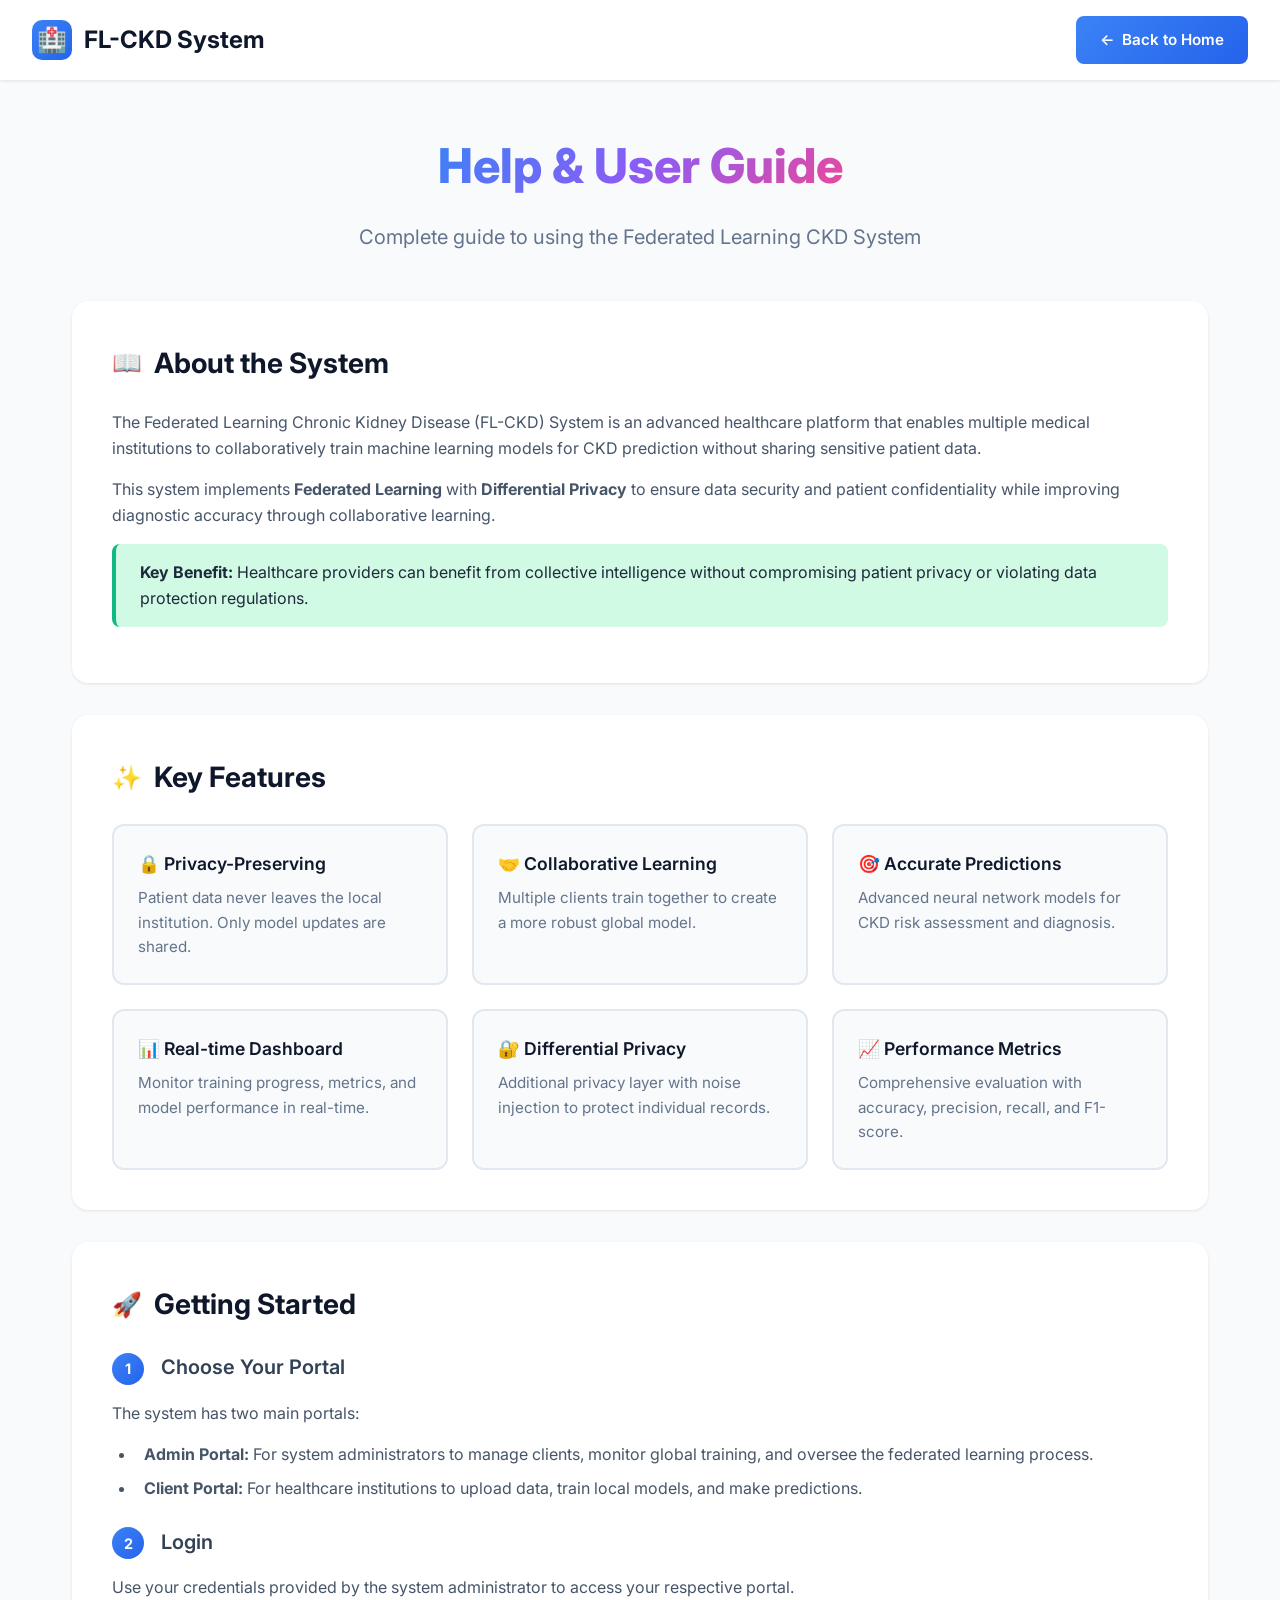
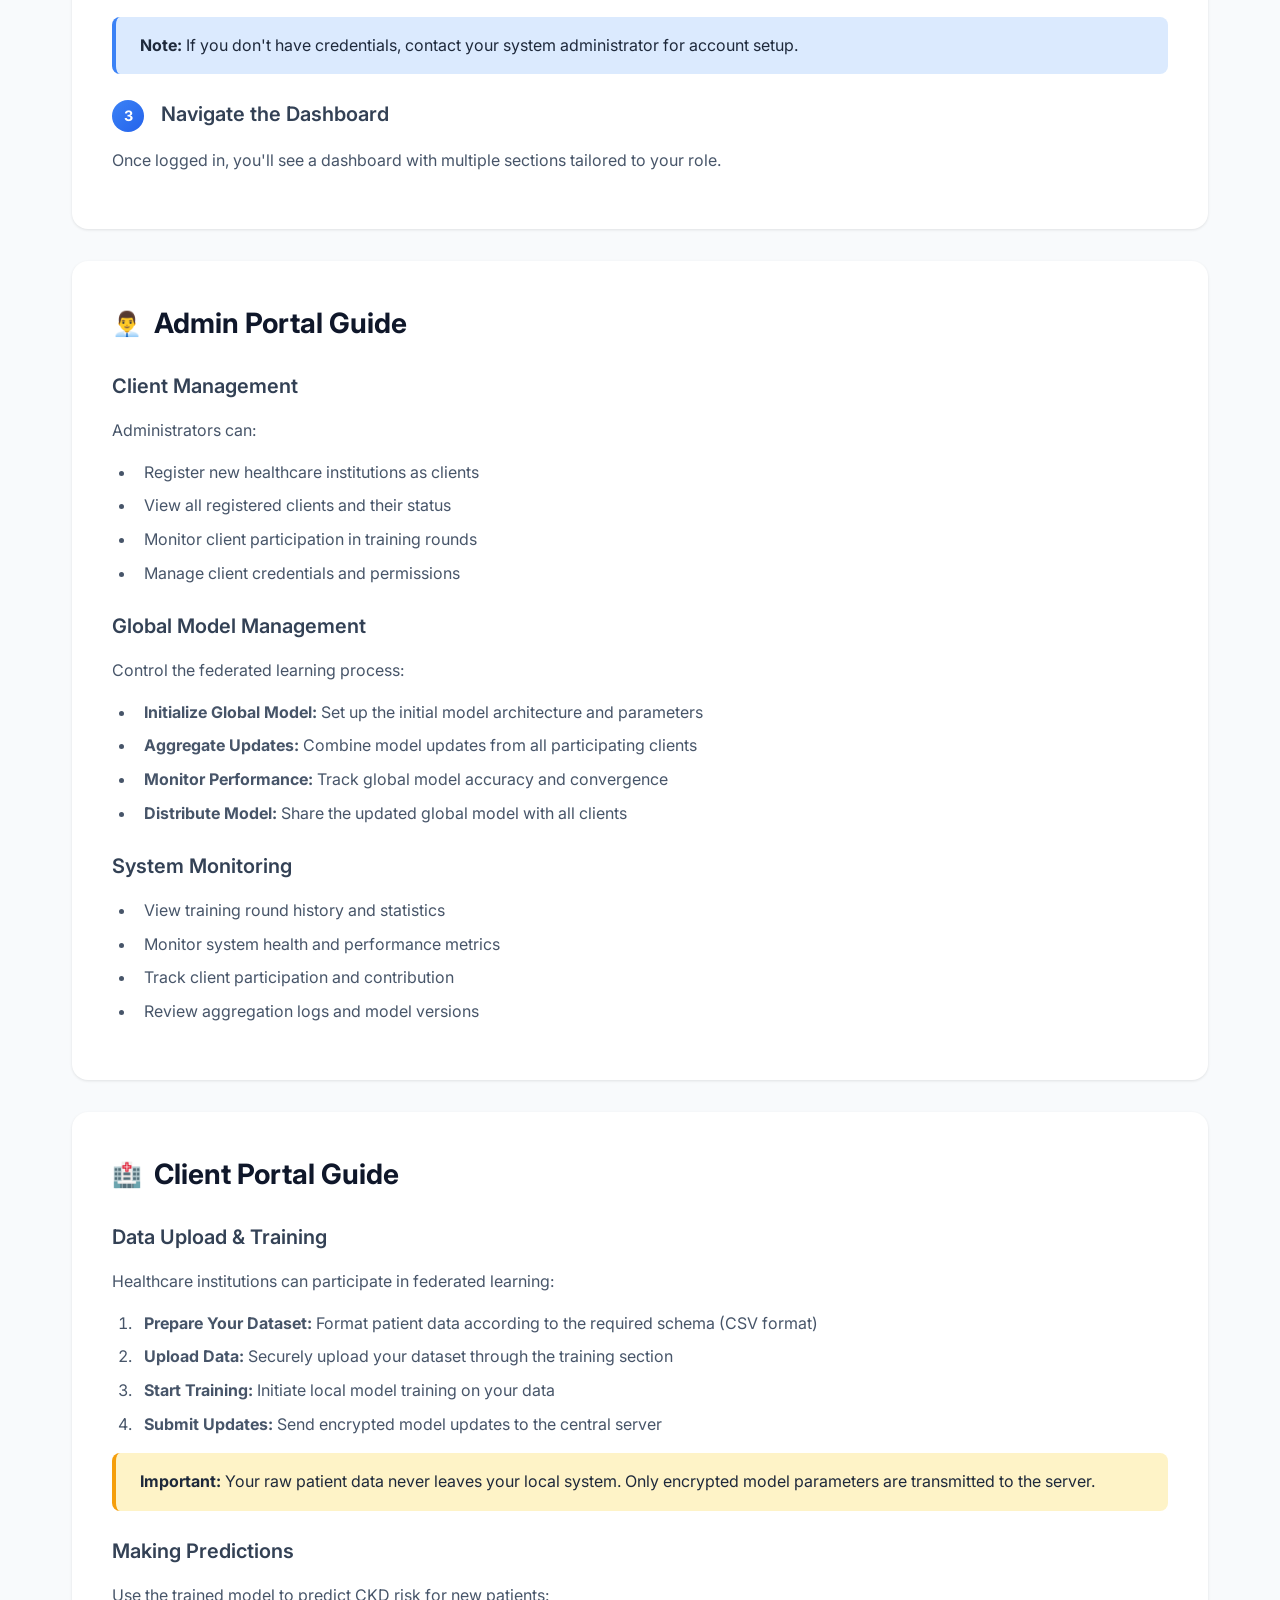
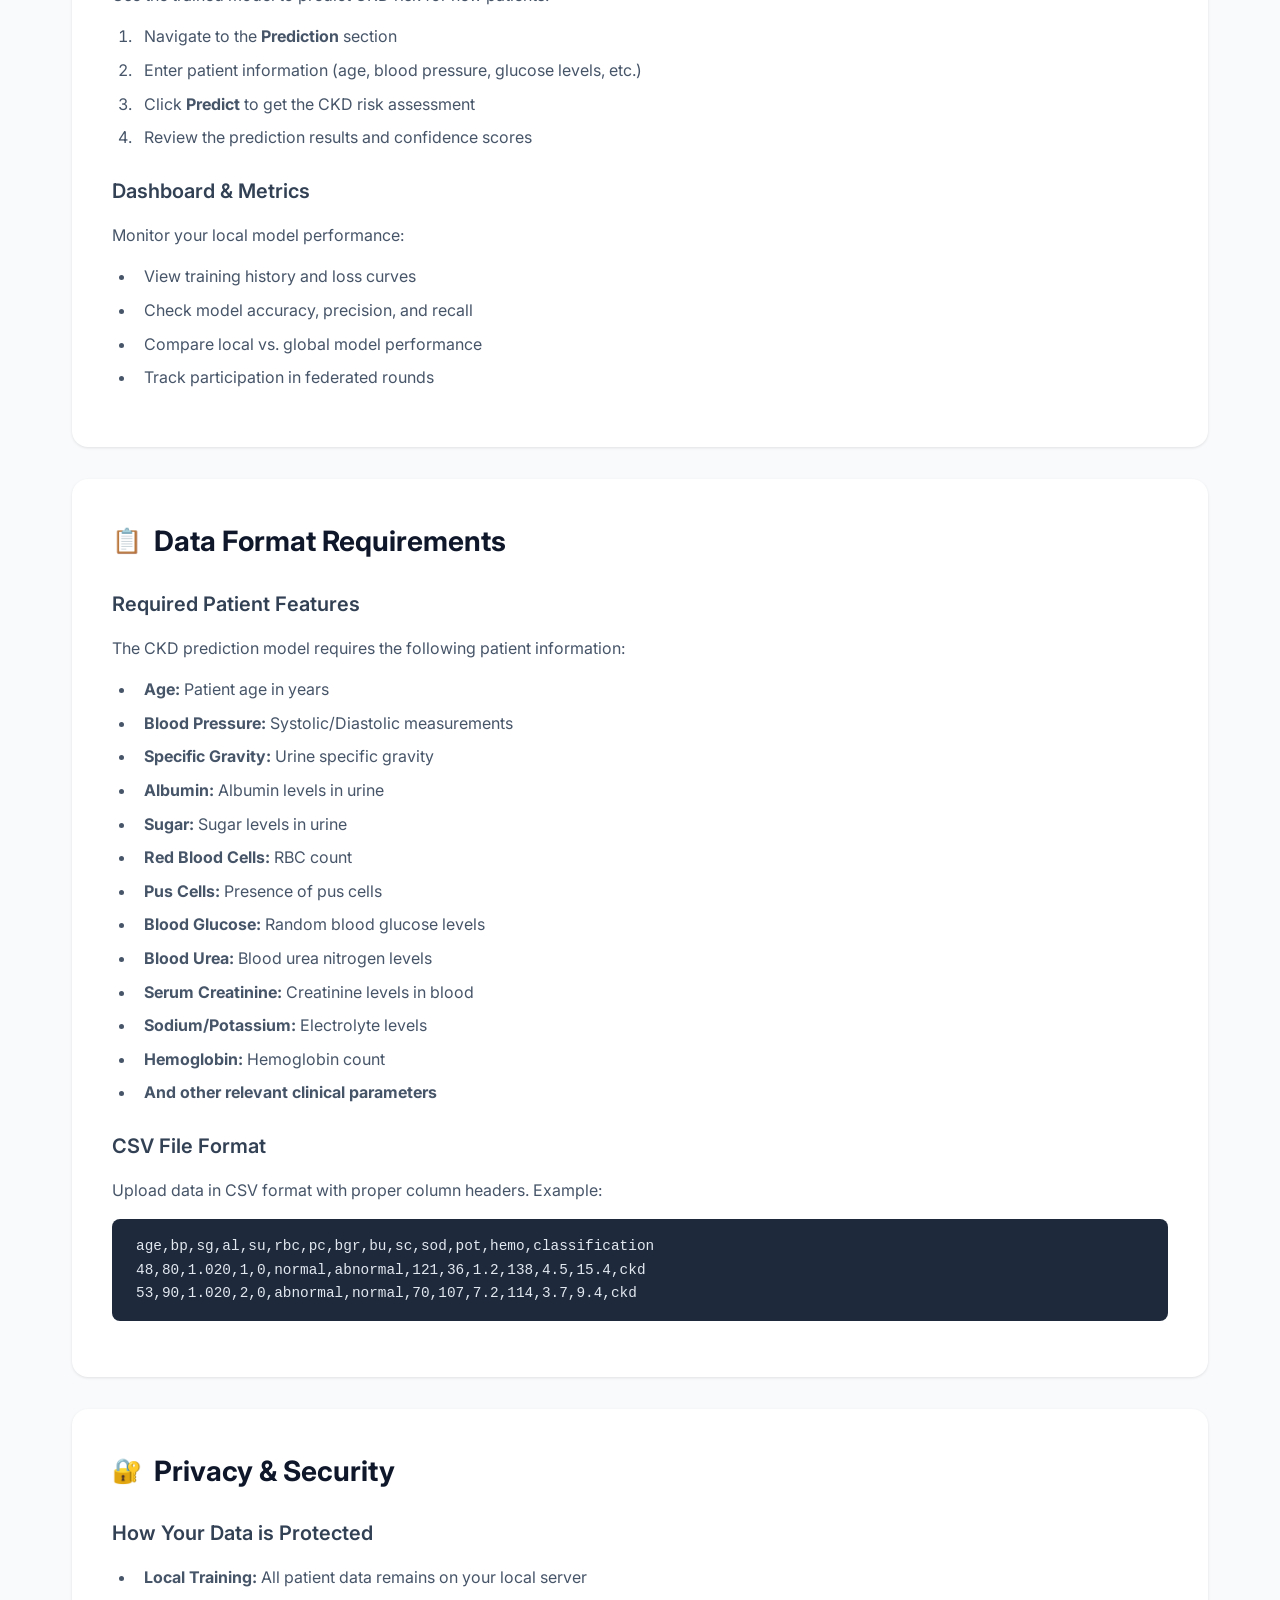
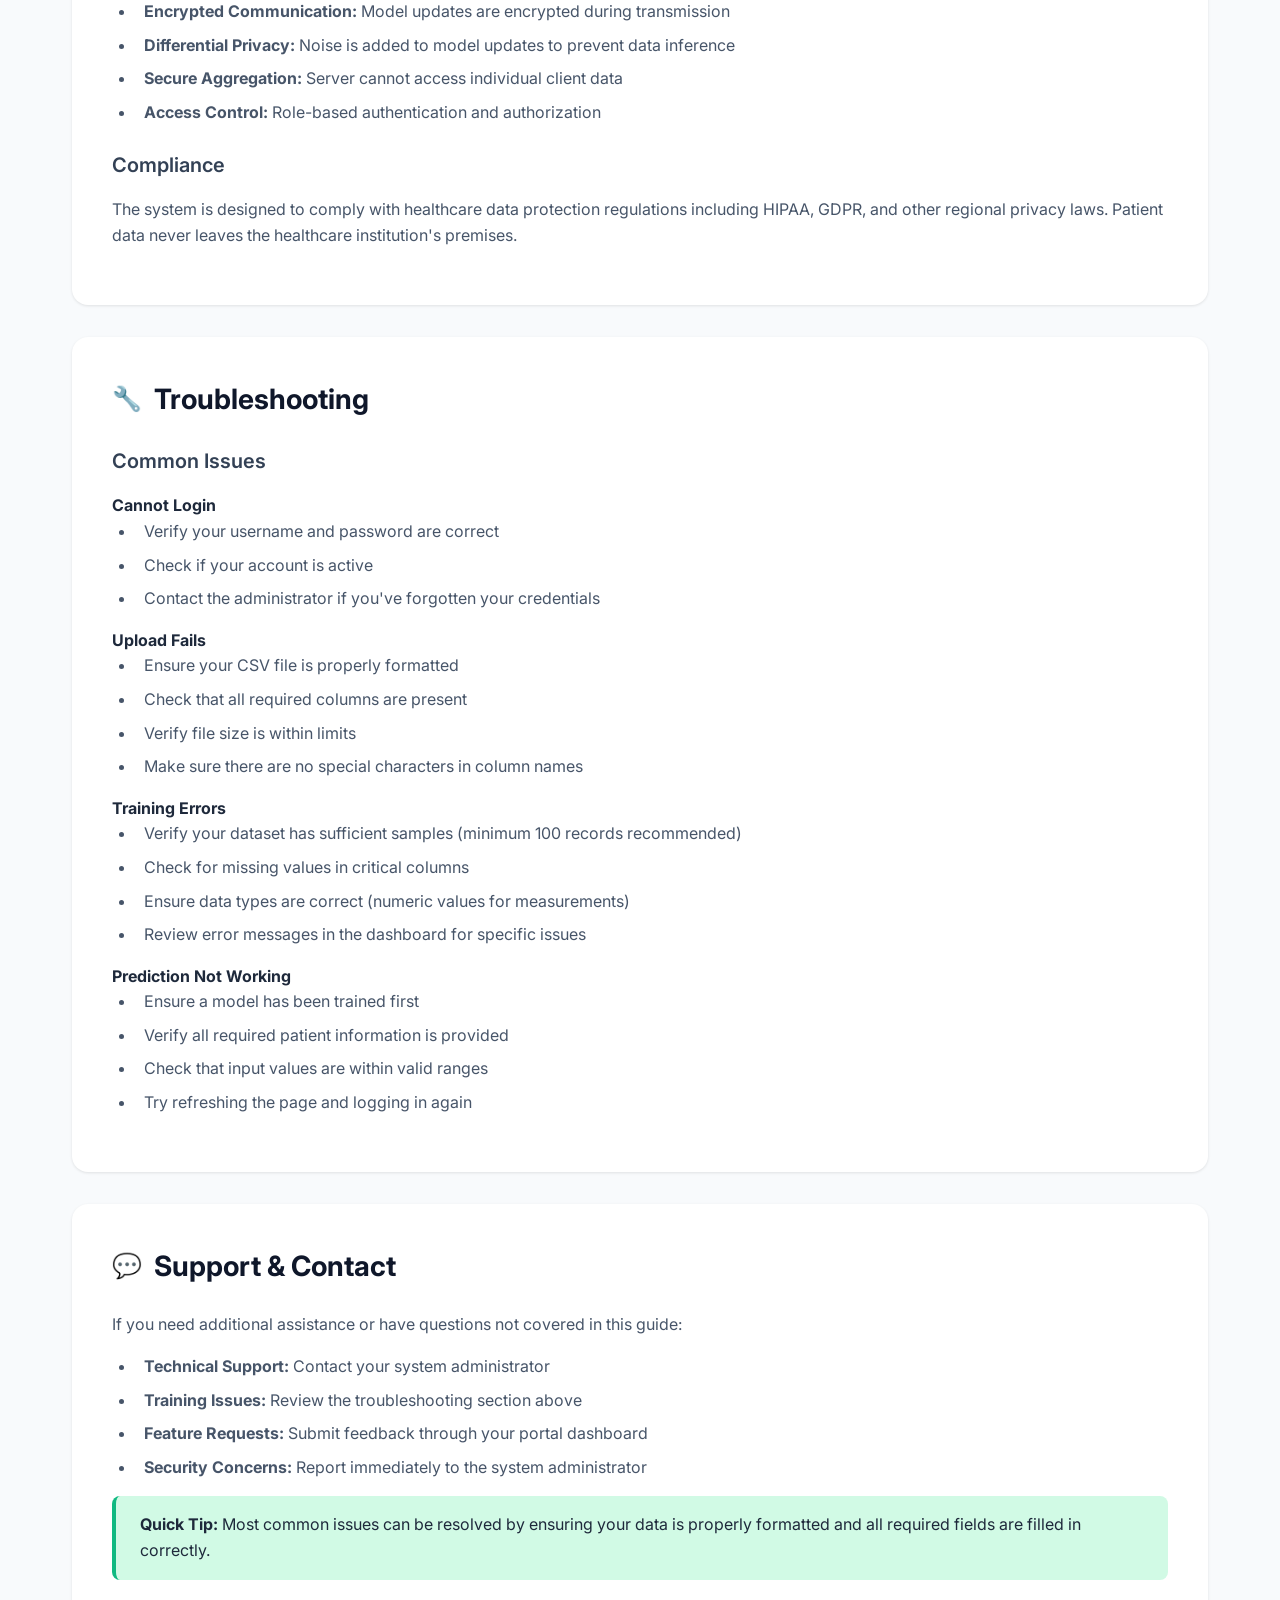
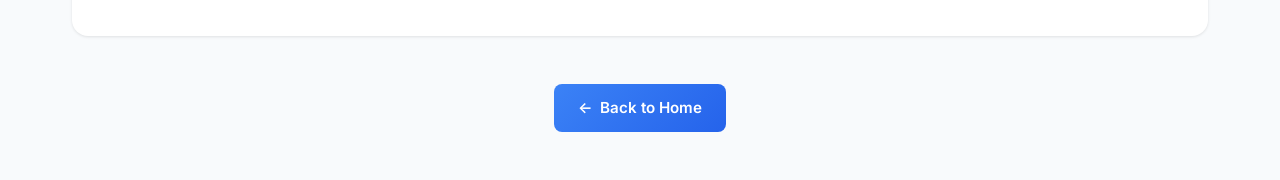
<file: App/frontend/templates/help.html>
<!DOCTYPE html>
<html lang="en">
<head>
    <meta charset="UTF-8">
    <meta name="viewport" content="width=device-width, initial-scale=1.0">
    <title>Help & Guide - Federated Learning CKD System</title>
    <link href="https://fonts.googleapis.com/css2?family=Inter:wght@300;400;500;600;700;800&display=swap" rel="stylesheet">
    <style>
        * {
            margin: 0;
            padding: 0;
            box-sizing: border-box;
        }

        body {
            font-family: 'Inter', -apple-system, BlinkMacSystemFont, 'Segoe UI', sans-serif;
            background: #f8fafc;
            min-height: 100vh;
            color: #1e293b;
            line-height: 1.6;
        }

        /* Navigation Bar */
        .navbar {
            background: #ffffff;
            box-shadow: 0 1px 3px rgba(0, 0, 0, 0.1);
            padding: 1rem 2rem;
            position: sticky;
            top: 0;
            z-index: 100;
        }

        .nav-content {
            max-width: 1400px;
            margin: 0 auto;
            display: flex;
            justify-content: space-between;
            align-items: center;
        }

        .logo {
            display: flex;
            align-items: center;
            gap: 12px;
            font-size: 1.5rem;
            font-weight: 700;
            color: #0f172a;
        }

        .logo-icon {
            width: 40px;
            height: 40px;
            background: linear-gradient(135deg, #3b82f6 0%, #2563eb 100%);
            border-radius: 10px;
            display: flex;
            align-items: center;
            justify-content: center;
            color: white;
            font-size: 1.5rem;
        }

        .back-home-btn {
            padding: 0.75rem 1.5rem;
            background: linear-gradient(135deg, #3b82f6 0%, #2563eb 100%);
            color: white;
            text-decoration: none;
            border-radius: 8px;
            font-weight: 600;
            font-size: 0.95rem;
            transition: all 0.3s;
            display: inline-flex;
            align-items: center;
            gap: 0.5rem;
        }

        .back-home-btn:hover {
            transform: translateY(-2px);
            box-shadow: 0 10px 25px rgba(59, 130, 246, 0.3);
        }

        /* Main Content */
        .container {
            max-width: 1200px;
            margin: 0 auto;
            padding: 3rem 2rem;
        }

        .page-header {
            text-align: center;
            margin-bottom: 3rem;
        }

        .page-header h1 {
            font-size: 3rem;
            font-weight: 800;
            color: #0f172a;
            margin-bottom: 1rem;
        }

        .page-header .gradient-text {
            background: linear-gradient(135deg, #3b82f6 0%, #8b5cf6 50%, #ec4899 100%);
            -webkit-background-clip: text;
            -webkit-text-fill-color: transparent;
            background-clip: text;
        }

        .page-header p {
            font-size: 1.25rem;
            color: #64748b;
        }

        /* Content Sections */
        .help-section {
            background: #ffffff;
            border-radius: 16px;
            padding: 2.5rem;
            margin-bottom: 2rem;
            box-shadow: 0 1px 3px rgba(0, 0, 0, 0.1);
        }

        .help-section h2 {
            font-size: 1.75rem;
            font-weight: 700;
            color: #0f172a;
            margin-bottom: 1.5rem;
            display: flex;
            align-items: center;
            gap: 0.75rem;
        }

        .help-section h3 {
            font-size: 1.25rem;
            font-weight: 600;
            color: #334155;
            margin-top: 1.5rem;
            margin-bottom: 1rem;
        }

        .help-section p {
            color: #475569;
            margin-bottom: 1rem;
            font-size: 1rem;
        }

        .help-section ul, .help-section ol {
            margin-left: 1.5rem;
            margin-bottom: 1rem;
        }

        .help-section li {
            color: #475569;
            margin-bottom: 0.5rem;
            padding-left: 0.5rem;
        }

        .icon {
            font-size: 1.5rem;
        }

        .feature-grid {
            display: grid;
            grid-template-columns: repeat(auto-fit, minmax(280px, 1fr));
            gap: 1.5rem;
            margin-top: 1.5rem;
        }

        .feature-card {
            background: #f8fafc;
            border: 2px solid #e2e8f0;
            border-radius: 12px;
            padding: 1.5rem;
            transition: all 0.3s;
        }

        .feature-card:hover {
            border-color: #3b82f6;
            transform: translateY(-2px);
            box-shadow: 0 4px 12px rgba(59, 130, 246, 0.1);
        }

        .feature-card h4 {
            font-size: 1.1rem;
            font-weight: 600;
            color: #0f172a;
            margin-bottom: 0.5rem;
        }

        .feature-card p {
            font-size: 0.95rem;
            color: #64748b;
            margin-bottom: 0;
        }

        .step-number {
            display: inline-flex;
            align-items: center;
            justify-content: center;
            width: 32px;
            height: 32px;
            background: linear-gradient(135deg, #3b82f6 0%, #2563eb 100%);
            color: white;
            border-radius: 50%;
            font-weight: 700;
            font-size: 0.9rem;
            margin-right: 0.75rem;
        }

        .code-block {
            background: #1e293b;
            color: #e2e8f0;
            padding: 1rem 1.5rem;
            border-radius: 8px;
            font-family: 'Courier New', monospace;
            font-size: 0.9rem;
            overflow-x: auto;
            margin: 1rem 0;
        }

        .alert {
            background: #dbeafe;
            border-left: 4px solid #3b82f6;
            padding: 1rem 1.5rem;
            border-radius: 8px;
            margin: 1rem 0;
        }

        .alert-warning {
            background: #fef3c7;
            border-left-color: #f59e0b;
        }

        .alert-success {
            background: #d1fae5;
            border-left-color: #10b981;
        }

        @media (max-width: 768px) {
            .page-header h1 {
                font-size: 2rem;
            }

            .help-section {
                padding: 1.5rem;
            }

            .feature-grid {
                grid-template-columns: 1fr;
            }
        }
    </style>
</head>
<body>
    <!-- Navigation Bar -->
    <nav class="navbar">
        <div class="nav-content">
            <div class="logo">
                <div class="logo-icon">🏥</div>
                <span>FL-CKD System</span>
            </div>
            <a href="/" class="back-home-btn">
                <span>←</span>
                <span>Back to Home</span>
            </a>
        </div>
    </nav>

    <!-- Main Content -->
    <div class="container">
        <div class="page-header">
            <h1><span class="gradient-text">Help & User Guide</span></h1>
            <p>Complete guide to using the Federated Learning CKD System</p>
        </div>

        <!-- About Section -->
        <div class="help-section">
            <h2><span class="icon">📖</span> About the System</h2>
            <p>
                The Federated Learning Chronic Kidney Disease (FL-CKD) System is an advanced healthcare platform that enables 
                multiple medical institutions to collaboratively train machine learning models for CKD prediction without 
                sharing sensitive patient data.
            </p>
            <p>
                This system implements <strong>Federated Learning</strong> with <strong>Differential Privacy</strong> to ensure 
                data security and patient confidentiality while improving diagnostic accuracy through collaborative learning.
            </p>
            
            <div class="alert alert-success">
                <strong>Key Benefit:</strong> Healthcare providers can benefit from collective intelligence without compromising 
                patient privacy or violating data protection regulations.
            </div>
        </div>

        <!-- Key Features -->
        <div class="help-section">
            <h2><span class="icon">✨</span> Key Features</h2>
            <div class="feature-grid">
                <div class="feature-card">
                    <h4>🔒 Privacy-Preserving</h4>
                    <p>Patient data never leaves the local institution. Only model updates are shared.</p>
                </div>
                <div class="feature-card">
                    <h4>🤝 Collaborative Learning</h4>
                    <p>Multiple clients train together to create a more robust global model.</p>
                </div>
                <div class="feature-card">
                    <h4>🎯 Accurate Predictions</h4>
                    <p>Advanced neural network models for CKD risk assessment and diagnosis.</p>
                </div>
                <div class="feature-card">
                    <h4>📊 Real-time Dashboard</h4>
                    <p>Monitor training progress, metrics, and model performance in real-time.</p>
                </div>
                <div class="feature-card">
                    <h4>🔐 Differential Privacy</h4>
                    <p>Additional privacy layer with noise injection to protect individual records.</p>
                </div>
                <div class="feature-card">
                    <h4>📈 Performance Metrics</h4>
                    <p>Comprehensive evaluation with accuracy, precision, recall, and F1-score.</p>
                </div>
            </div>
        </div>

        <!-- Getting Started -->
        <div class="help-section">
            <h2><span class="icon">🚀</span> Getting Started</h2>
            
            <h3><span class="step-number">1</span> Choose Your Portal</h3>
            <p>The system has two main portals:</p>
            <ul>
                <li><strong>Admin Portal:</strong> For system administrators to manage clients, monitor global training, and oversee the federated learning process.</li>
                <li><strong>Client Portal:</strong> For healthcare institutions to upload data, train local models, and make predictions.</li>
            </ul>

            <h3><span class="step-number">2</span> Login</h3>
            <p>Use your credentials provided by the system administrator to access your respective portal.</p>
            <div class="alert">
                <strong>Note:</strong> If you don't have credentials, contact your system administrator for account setup.
            </div>

            <h3><span class="step-number">3</span> Navigate the Dashboard</h3>
            <p>Once logged in, you'll see a dashboard with multiple sections tailored to your role.</p>
        </div>

        <!-- Admin Guide -->
        <div class="help-section">
            <h2><span class="icon">👨‍💼</span> Admin Portal Guide</h2>
            
            <h3>Client Management</h3>
            <p>Administrators can:</p>
            <ul>
                <li>Register new healthcare institutions as clients</li>
                <li>View all registered clients and their status</li>
                <li>Monitor client participation in training rounds</li>
                <li>Manage client credentials and permissions</li>
            </ul>

            <h3>Global Model Management</h3>
            <p>Control the federated learning process:</p>
            <ul>
                <li><strong>Initialize Global Model:</strong> Set up the initial model architecture and parameters</li>
                <li><strong>Aggregate Updates:</strong> Combine model updates from all participating clients</li>
                <li><strong>Monitor Performance:</strong> Track global model accuracy and convergence</li>
                <li><strong>Distribute Model:</strong> Share the updated global model with all clients</li>
            </ul>

            <h3>System Monitoring</h3>
            <ul>
                <li>View training round history and statistics</li>
                <li>Monitor system health and performance metrics</li>
                <li>Track client participation and contribution</li>
                <li>Review aggregation logs and model versions</li>
            </ul>
        </div>

        <!-- Client Guide -->
        <div class="help-section">
            <h2><span class="icon">🏥</span> Client Portal Guide</h2>
            
            <h3>Data Upload & Training</h3>
            <p>Healthcare institutions can participate in federated learning:</p>
            <ol>
                <li><strong>Prepare Your Dataset:</strong> Format patient data according to the required schema (CSV format)</li>
                <li><strong>Upload Data:</strong> Securely upload your dataset through the training section</li>
                <li><strong>Start Training:</strong> Initiate local model training on your data</li>
                <li><strong>Submit Updates:</strong> Send encrypted model updates to the central server</li>
            </ol>

            <div class="alert alert-warning">
                <strong>Important:</strong> Your raw patient data never leaves your local system. Only encrypted model 
                parameters are transmitted to the server.
            </div>

            <h3>Making Predictions</h3>
            <p>Use the trained model to predict CKD risk for new patients:</p>
            <ol>
                <li>Navigate to the <strong>Prediction</strong> section</li>
                <li>Enter patient information (age, blood pressure, glucose levels, etc.)</li>
                <li>Click <strong>Predict</strong> to get the CKD risk assessment</li>
                <li>Review the prediction results and confidence scores</li>
            </ol>

            <h3>Dashboard & Metrics</h3>
            <p>Monitor your local model performance:</p>
            <ul>
                <li>View training history and loss curves</li>
                <li>Check model accuracy, precision, and recall</li>
                <li>Compare local vs. global model performance</li>
                <li>Track participation in federated rounds</li>
            </ul>
        </div>

        <!-- Data Format -->
        <div class="help-section">
            <h2><span class="icon">📋</span> Data Format Requirements</h2>
            
            <h3>Required Patient Features</h3>
            <p>The CKD prediction model requires the following patient information:</p>
            <ul>
                <li><strong>Age:</strong> Patient age in years</li>
                <li><strong>Blood Pressure:</strong> Systolic/Diastolic measurements</li>
                <li><strong>Specific Gravity:</strong> Urine specific gravity</li>
                <li><strong>Albumin:</strong> Albumin levels in urine</li>
                <li><strong>Sugar:</strong> Sugar levels in urine</li>
                <li><strong>Red Blood Cells:</strong> RBC count</li>
                <li><strong>Pus Cells:</strong> Presence of pus cells</li>
                <li><strong>Blood Glucose:</strong> Random blood glucose levels</li>
                <li><strong>Blood Urea:</strong> Blood urea nitrogen levels</li>
                <li><strong>Serum Creatinine:</strong> Creatinine levels in blood</li>
                <li><strong>Sodium/Potassium:</strong> Electrolyte levels</li>
                <li><strong>Hemoglobin:</strong> Hemoglobin count</li>
                <li><strong>And other relevant clinical parameters</strong></li>
            </ul>

            <h3>CSV File Format</h3>
            <p>Upload data in CSV format with proper column headers. Example:</p>
            <div class="code-block">
age,bp,sg,al,su,rbc,pc,bgr,bu,sc,sod,pot,hemo,classification<br>
48,80,1.020,1,0,normal,abnormal,121,36,1.2,138,4.5,15.4,ckd<br>
53,90,1.020,2,0,abnormal,normal,70,107,7.2,114,3.7,9.4,ckd
            </div>
        </div>

        <!-- Privacy & Security -->
        <div class="help-section">
            <h2><span class="icon">🔐</span> Privacy & Security</h2>
            
            <h3>How Your Data is Protected</h3>
            <ul>
                <li><strong>Local Training:</strong> All patient data remains on your local server</li>
                <li><strong>Encrypted Communication:</strong> Model updates are encrypted during transmission</li>
                <li><strong>Differential Privacy:</strong> Noise is added to model updates to prevent data inference</li>
                <li><strong>Secure Aggregation:</strong> Server cannot access individual client data</li>
                <li><strong>Access Control:</strong> Role-based authentication and authorization</li>
            </ul>

            <h3>Compliance</h3>
            <p>
                The system is designed to comply with healthcare data protection regulations including HIPAA, GDPR, 
                and other regional privacy laws. Patient data never leaves the healthcare institution's premises.
            </p>
        </div>

        <!-- Troubleshooting -->
        <div class="help-section">
            <h2><span class="icon">🔧</span> Troubleshooting</h2>
            
            <h3>Common Issues</h3>
            
            <h4>Cannot Login</h4>
            <ul>
                <li>Verify your username and password are correct</li>
                <li>Check if your account is active</li>
                <li>Contact the administrator if you've forgotten your credentials</li>
            </ul>

            <h4>Upload Fails</h4>
            <ul>
                <li>Ensure your CSV file is properly formatted</li>
                <li>Check that all required columns are present</li>
                <li>Verify file size is within limits</li>
                <li>Make sure there are no special characters in column names</li>
            </ul>

            <h4>Training Errors</h4>
            <ul>
                <li>Verify your dataset has sufficient samples (minimum 100 records recommended)</li>
                <li>Check for missing values in critical columns</li>
                <li>Ensure data types are correct (numeric values for measurements)</li>
                <li>Review error messages in the dashboard for specific issues</li>
            </ul>

            <h4>Prediction Not Working</h4>
            <ul>
                <li>Ensure a model has been trained first</li>
                <li>Verify all required patient information is provided</li>
                <li>Check that input values are within valid ranges</li>
                <li>Try refreshing the page and logging in again</li>
            </ul>
        </div>

        <!-- Support -->
        <div class="help-section">
            <h2><span class="icon">💬</span> Support & Contact</h2>
            <p>
                If you need additional assistance or have questions not covered in this guide:
            </p>
            <ul>
                <li><strong>Technical Support:</strong> Contact your system administrator</li>
                <li><strong>Training Issues:</strong> Review the troubleshooting section above</li>
                <li><strong>Feature Requests:</strong> Submit feedback through your portal dashboard</li>
                <li><strong>Security Concerns:</strong> Report immediately to the system administrator</li>
            </ul>
            
            <div class="alert alert-success">
                <strong>Quick Tip:</strong> Most common issues can be resolved by ensuring your data is properly formatted 
                and all required fields are filled in correctly.
            </div>
        </div>

        <!-- Back to Home Button -->
        <div style="text-align: center; margin-top: 3rem;">
            <a href="/" class="back-home-btn" style="display: inline-flex;">
                <span>←</span>
                <span>Back to Home</span>
            </a>
        </div>
    </div>
</body>
</html>
</file>
